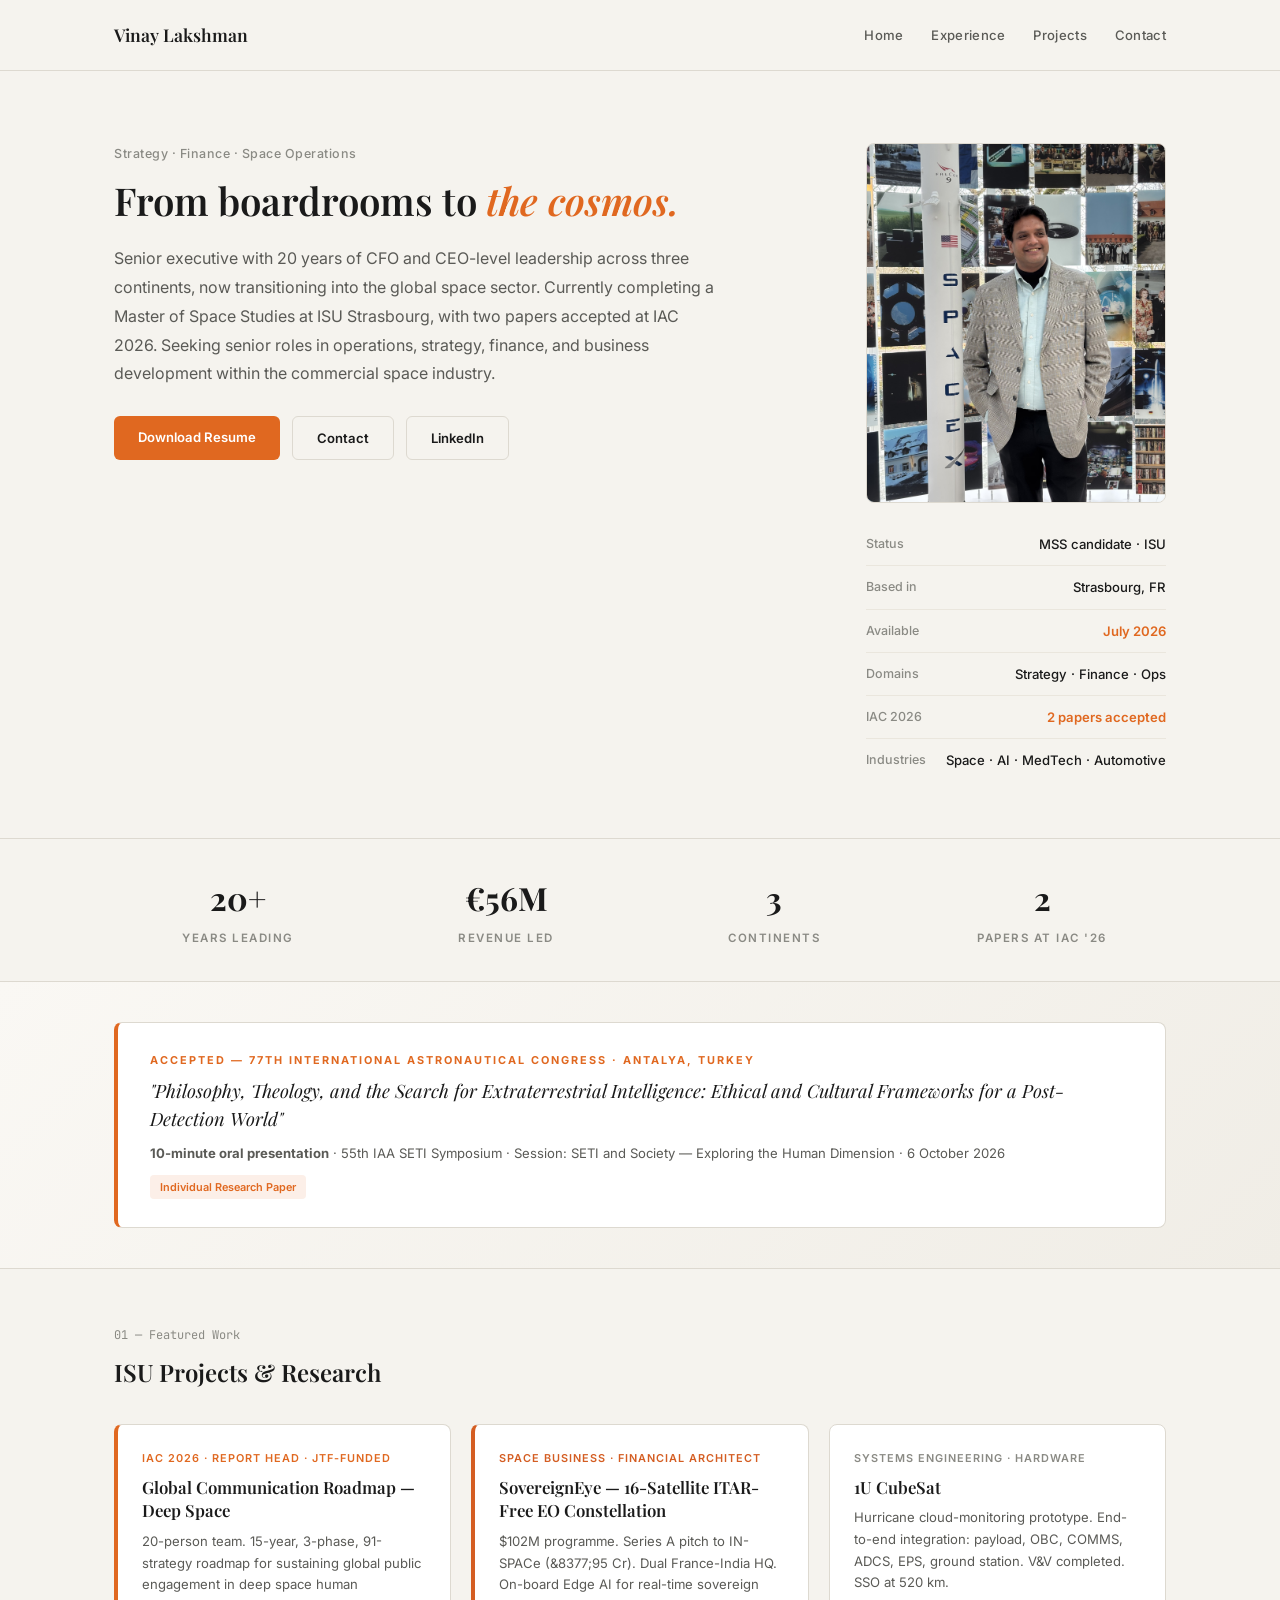
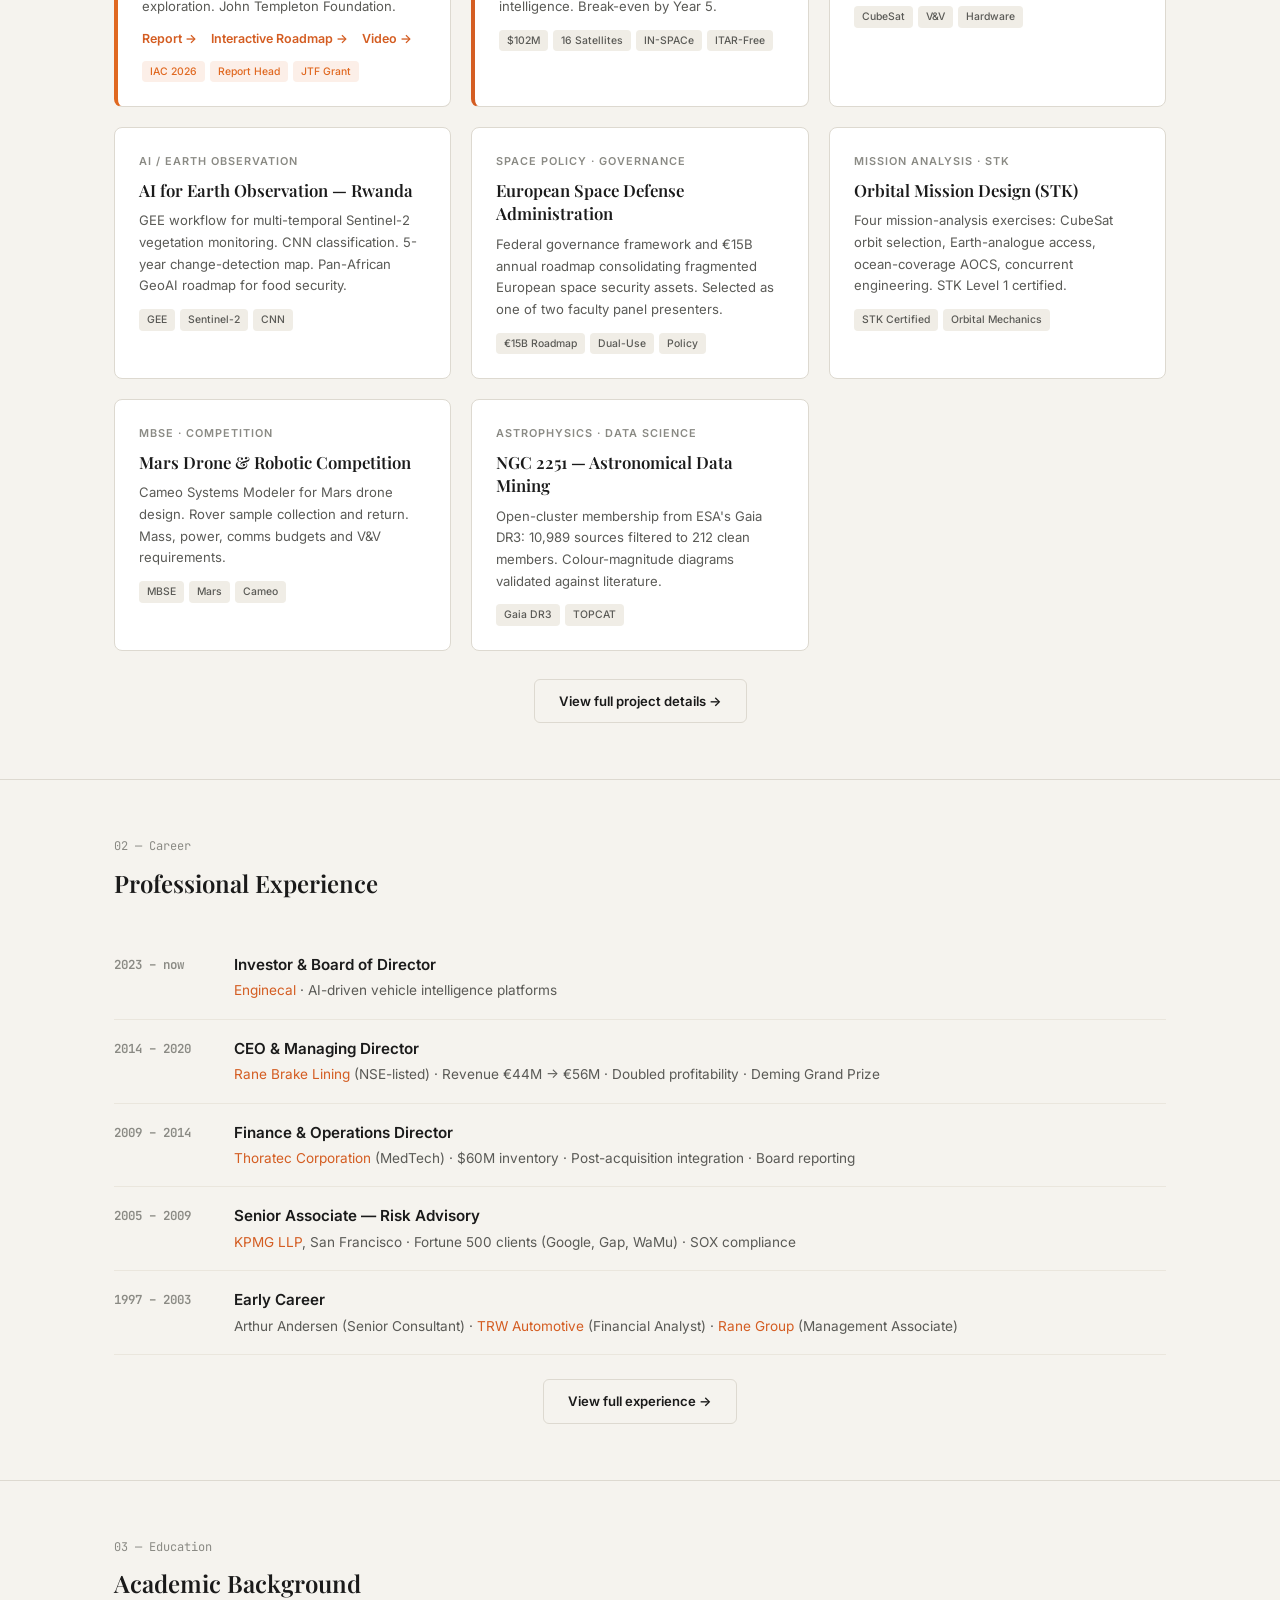
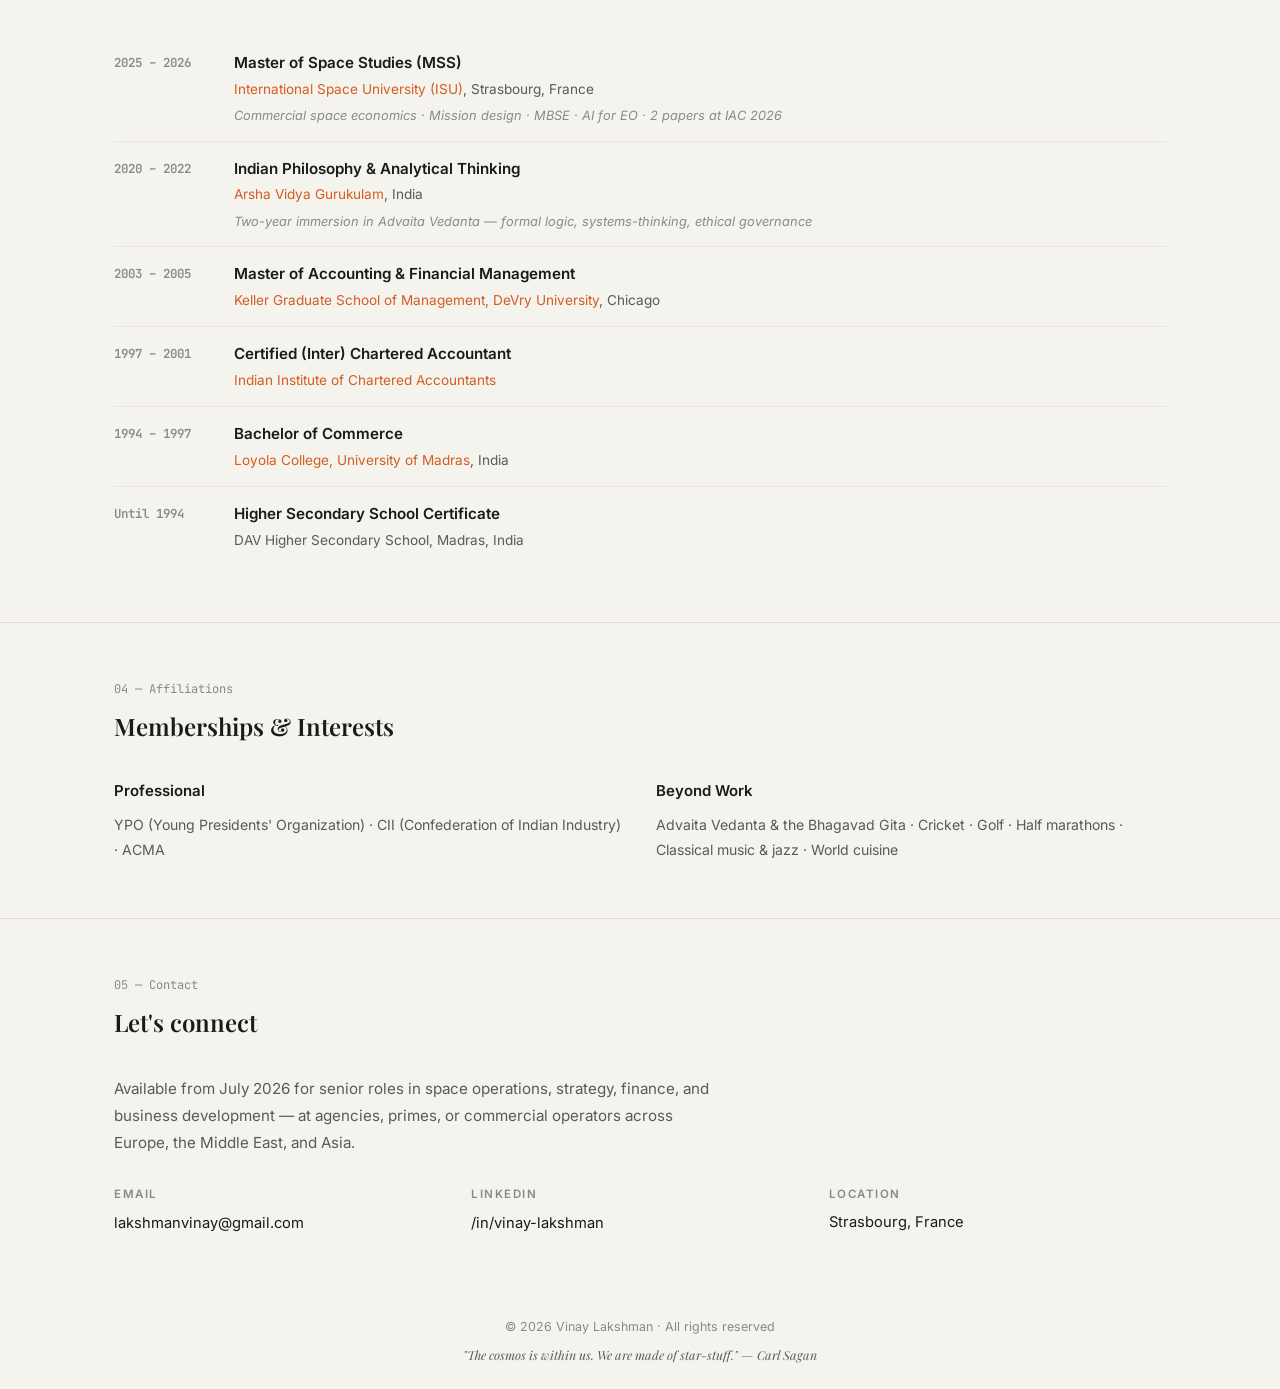
<file: index.html>
<!DOCTYPE html>
<html lang="en">
<head>
  <meta charset="UTF-8" />
  <meta name="viewport" content="width=device-width, initial-scale=1.0" />
  <title>Vinay Lakshman — Strategy, Finance & Space Operations</title>
  <meta name="description" content="Vinay Lakshman — 20 years of CEO/CFO leadership, now transitioning into the global space sector. MSS candidate at ISU Strasbourg. Two papers accepted at IAC 2026." />
  <link rel="preconnect" href="https://fonts.googleapis.com" />
  <link href="https://fonts.googleapis.com/css2?family=Inter:wght@300;400;500;600;700&family=Playfair+Display:ital,wght@0,500;0,600;0,700;1,400;1,500&family=JetBrains+Mono:wght@400;500&display=swap" rel="stylesheet" />
  <style>
    *, *::before, *::after { margin: 0; padding: 0; box-sizing: border-box; }

    :root {
      --bg: #f5f3ee;
      --bg-card: #ffffff;
      --text: #1a1a1a;
      --text-secondary: #5a5a56;
      --text-muted: #8a8a84;
      --accent: #2c3e50;
      --accent-blue: #d45d22;
      --gold: #e06820;
      --border: #ddd9d0;
      --border-light: #eae6dd;
      --font-sans: 'Inter', -apple-system, sans-serif;
      --font-serif: 'Playfair Display', Georgia, serif;
      --font-mono: 'JetBrains Mono', monospace;
      --max-width: 1100px;
      --radius: 8px;
    }

    body { font-family: var(--font-sans); background: var(--bg); color: var(--text); font-size: 15px; line-height: 1.7; }
    a { color: var(--accent-blue); text-decoration: none; }
    a:hover { text-decoration: underline; }
    .container { max-width: var(--max-width); margin: 0 auto; padding: 0 24px; }
    img { max-width: 100%; }

    /* ── NAV ── */
    nav { padding: 20px 0; border-bottom: 1px solid var(--border); }
    nav .container { display: flex; align-items: center; justify-content: space-between; }
    .nav-name { font-family: var(--font-serif); font-size: 1.1rem; font-weight: 600; color: var(--text); }
    .nav-links { display: flex; gap: 28px; list-style: none; }
    .nav-links a { font-size: 0.82rem; font-weight: 500; color: var(--text-secondary); letter-spacing: 0.3px; }
    .nav-links a:hover { color: var(--text); text-decoration: none; }

    /* ── HERO ── */
    .hero { padding: 72px 0 56px; border-bottom: 1px solid var(--border); }
    .hero-layout { display: grid; grid-template-columns: 1fr 300px; gap: 56px; align-items: start; }
    .hero-eyebrow { font-size: 0.78rem; font-weight: 500; color: var(--text-muted); letter-spacing: 0.5px; display: block; margin-bottom: 12px; }
    .hero h1 { font-family: var(--font-serif); font-size: 2.4rem; font-weight: 600; line-height: 1.25; color: var(--text); margin-bottom: 20px; }
    .hero h1 em { font-style: italic; color: #e06820; }
    .hero-intro { font-size: 1rem; color: var(--text-secondary); line-height: 1.8; margin-bottom: 28px; max-width: 600px; }
    .hero-ctas { display: flex; gap: 12px; flex-wrap: wrap; }
    .btn { display: inline-block; padding: 10px 24px; border-radius: 6px; font-size: 0.82rem; font-weight: 600; transition: all 0.2s; }
    .btn-primary { background: #e06820; color: #fff; }
    .btn-primary:hover { background: #c85a1a; text-decoration: none; }
    .btn-outline { border: 1.5px solid var(--border); color: var(--text); background: transparent; }
    .btn-outline:hover { border-color: var(--text); text-decoration: none; }

    /* Sidebar metadata */
    .hero-meta { font-size: 0.82rem; }
    .hero-meta-photo { width: 100%; aspect-ratio: 3/3.6; border-radius: var(--radius); overflow: hidden; margin-bottom: 20px; border: 1px solid var(--border); }
    .hero-meta-photo img { width: 100%; height: 100%; object-fit: cover; }
    .meta-row { display: flex; justify-content: space-between; padding: 10px 0; border-bottom: 1px solid var(--border-light); }
    .meta-row:last-child { border-bottom: none; }
    .meta-label { color: var(--text-muted); font-weight: 500; font-size: 0.78rem; }
    .meta-value { color: var(--text); font-weight: 500; text-align: right; font-size: 0.82rem; }
    .meta-value.highlight { color: #e06820; font-weight: 600; }

    /* ── STATS ── */
    .stats-bar { padding: 32px 0; border-bottom: 1px solid var(--border); }
    .stats-grid { display: grid; grid-template-columns: repeat(4, 1fr); gap: 20px; }
    .stat-item { text-align: center; }
    .stat-number { font-family: var(--font-serif); font-size: 2rem; font-weight: 700; color: var(--text); }
    .stat-label { font-size: 0.72rem; color: var(--text-muted); text-transform: uppercase; letter-spacing: 1.5px; font-weight: 600; margin-top: 4px; }

    /* ── IAC BANNER ── */
    .iac-section { padding: 40px 0; border-bottom: 1px solid var(--border); background: linear-gradient(135deg, #faf8f4, #f0ede6); }
    .iac-card { background: var(--bg-card); border: 1px solid var(--border); border-left: 4px solid var(--gold); border-radius: var(--radius); padding: 28px 32px; }
    .iac-eyebrow { font-size: 0.68rem; font-weight: 700; letter-spacing: 2px; text-transform: uppercase; color: var(--gold); margin-bottom: 8px; display: block; }
    .iac-title { font-family: var(--font-serif); font-size: 1.15rem; font-style: italic; color: var(--text); line-height: 1.5; margin-bottom: 10px; }
    .iac-details { font-size: 0.82rem; color: var(--text-secondary); }
    .iac-tag { display: inline-block; font-size: 0.68rem; font-weight: 600; padding: 3px 10px; border-radius: 4px; background: rgba(224,104,32,0.1); color: var(--gold); margin-top: 10px; margin-right: 4px; }

    /* ── SECTIONS ── */
    .section { padding: 56px 0; border-bottom: 1px solid var(--border); }
    .section-header { margin-bottom: 32px; }
    .section-number { font-family: var(--font-mono); font-size: 0.75rem; color: var(--text-muted); margin-bottom: 6px; display: block; }
    .section-title { font-family: var(--font-serif); font-size: 1.5rem; font-weight: 600; color: var(--text); }

    /* ── PROJECT CARDS ── */
    .projects-grid { display: grid; grid-template-columns: repeat(3, 1fr); gap: 20px; }
    .project-card { background: var(--bg-card); border: 1px solid var(--border); border-radius: var(--radius); padding: 24px; transition: all 0.2s; }
    .project-card:hover { box-shadow: 0 4px 20px rgba(0,0,0,0.06); transform: translateY(-2px); }
    .project-card.featured { border-left: 4px solid var(--accent-blue); }
    .project-card.iac { border-left: 4px solid var(--gold); }
    .pc-tag { font-size: 0.68rem; font-weight: 600; letter-spacing: 1px; text-transform: uppercase; color: var(--text-muted); margin-bottom: 8px; display: block; }
    .pc-tag.gold { color: var(--gold); }
    .pc-tag.blue { color: var(--accent-blue); }
    .pc-title { font-family: var(--font-serif); font-size: 1.05rem; font-weight: 600; color: var(--text); margin-bottom: 8px; line-height: 1.4; }
    .pc-desc { font-size: 0.82rem; color: var(--text-secondary); line-height: 1.65; }
    .pc-pills { display: flex; flex-wrap: wrap; gap: 5px; margin-top: 12px; }
    .pill { font-size: 0.65rem; padding: 2px 8px; border-radius: 4px; background: #f0ede6; color: var(--text-secondary); font-weight: 500; }
    .pill.gold { background: rgba(224,104,32,0.1); color: var(--gold); }
    .pc-links { display: flex; gap: 14px; margin-top: 10px; }
    .pc-links a { font-size: 0.78rem; font-weight: 600; color: var(--accent-blue); }

    /* ── EXPERIENCE ── */
    .exp-row { display: flex; gap: 20px; padding: 16px 0; border-bottom: 1px solid var(--border-light); }
    .exp-row:last-child { border-bottom: none; }
    .exp-dates { min-width: 100px; font-size: 0.78rem; font-weight: 600; color: var(--text-muted); padding-top: 2px; font-family: var(--font-mono); }
    .exp-role { font-weight: 600; color: var(--text); font-size: 0.95rem; margin-bottom: 2px; }
    .exp-company { font-size: 0.85rem; color: var(--text-secondary); }

    /* ── EDUCATION ── */
    .edu-row { display: flex; gap: 20px; padding: 14px 0; border-bottom: 1px solid var(--border-light); }
    .edu-row:last-child { border-bottom: none; }
    .edu-dates { min-width: 100px; font-size: 0.78rem; font-weight: 600; color: var(--text-muted); padding-top: 2px; font-family: var(--font-mono); }
    .edu-degree { font-weight: 600; color: var(--text); font-size: 0.95rem; margin-bottom: 2px; }
    .edu-school { font-size: 0.85rem; color: var(--text-secondary); }
    .edu-note { font-size: 0.8rem; color: var(--text-muted); margin-top: 4px; font-style: italic; }

    /* ── CONTACT ── */
    .contact-grid { display: grid; grid-template-columns: repeat(3, 1fr); gap: 20px; }
    .contact-item .contact-label { font-size: 0.72rem; font-weight: 600; text-transform: uppercase; letter-spacing: 1.5px; color: var(--text-muted); margin-bottom: 6px; }
    .contact-item a, .contact-item p { font-size: 0.92rem; color: var(--text); margin: 0; }

    /* ── FOOTER ── */
    footer { padding: 24px 0; font-size: 0.78rem; color: var(--text-muted); text-align: center; }
    footer span { font-family: var(--font-serif); font-style: italic; display: block; margin-top: 6px; color: var(--text-secondary); }

    /* ── RESPONSIVE ── */
    @media (max-width: 768px) {
      .hero-layout { grid-template-columns: 1fr; gap: 32px; }
      .hero-meta { order: -1; max-width: 250px; }
      .hero h1 { font-size: 1.8rem; }
      .stats-grid { grid-template-columns: repeat(2, 1fr); }
      .projects-grid { grid-template-columns: 1fr; }
      .contact-grid { grid-template-columns: 1fr; }
      .nav-links { gap: 16px; }
    }
  </style>
</head>
<body>

  <!-- NAV -->
  <nav>
    <div class="container">
      <a href="index.html" class="nav-name">Vinay Lakshman</a>
      <ul class="nav-links">
        <li><a href="index.html">Home</a></li>
        <li><a href="experience.html">Experience</a></li>
        <li><a href="projects.html">Projects</a></li>
        <li><a href="contact.html">Contact</a></li>
      </ul>
    </div>
  </nav>

  <!-- HERO -->
  <section class="hero">
    <div class="container">
      <div class="hero-layout">

        <div>
          <span class="hero-eyebrow">Strategy &middot; Finance &middot; Space Operations</span>
          <h1>From boardrooms to <em>the cosmos.</em></h1>
          <p class="hero-intro">
            Senior executive with 20 years of CFO and CEO-level leadership across three continents, now transitioning into the global space sector. Currently completing a Master of Space Studies at ISU Strasbourg, with two papers accepted at IAC 2026. Seeking senior roles in operations, strategy, finance, and business development within the commercial space industry.
          </p>
          <div class="hero-ctas">
            <a href="VL Resume.pdf" target="_blank" class="btn btn-primary">Download Resume</a>
            <a href="mailto:lakshmanvinay@gmail.com" class="btn btn-outline">Contact</a>
            <a href="https://www.linkedin.com/in/vinay-lakshman" target="_blank" class="btn btn-outline">LinkedIn</a>
          </div>
        </div>

        <div class="hero-meta">
          <div class="hero-meta-photo">
            <img src="VinayPic.jpg" alt="Vinay Lakshman" />
          </div>
          <div class="meta-row"><span class="meta-label">Status</span><span class="meta-value">MSS candidate &middot; ISU</span></div>
          <div class="meta-row"><span class="meta-label">Based in</span><span class="meta-value">Strasbourg, FR</span></div>
          <div class="meta-row"><span class="meta-label">Available</span><span class="meta-value highlight">July 2026</span></div>
          <div class="meta-row"><span class="meta-label">Domains</span><span class="meta-value">Strategy &middot; Finance &middot; Ops</span></div>
          <div class="meta-row"><span class="meta-label">IAC 2026</span><span class="meta-value highlight">2 papers accepted</span></div>
          <div class="meta-row"><span class="meta-label">Industries</span><span class="meta-value">Space &middot; AI &middot; MedTech &middot; Automotive</span></div>
        </div>

      </div>
    </div>
  </section>

  <!-- STATS -->
  <section class="stats-bar">
    <div class="container">
      <div class="stats-grid">
        <div class="stat-item"><div class="stat-number">20+</div><div class="stat-label">Years Leading</div></div>
        <div class="stat-item"><div class="stat-number">&euro;56M</div><div class="stat-label">Revenue Led</div></div>
        <div class="stat-item"><div class="stat-number">3</div><div class="stat-label">Continents</div></div>
        <div class="stat-item"><div class="stat-number">2</div><div class="stat-label">Papers at IAC '26</div></div>
      </div>
    </div>
  </section>

  <!-- IAC ANNOUNCEMENT -->
  <section class="iac-section">
    <div class="container">
      <div class="iac-card">
        <span class="iac-eyebrow">Accepted &mdash; 77th International Astronautical Congress &middot; Antalya, Turkey</span>
        <div class="iac-title">"Philosophy, Theology, and the Search for Extraterrestrial Intelligence: Ethical and Cultural Frameworks for a Post-Detection World"</div>
        <div class="iac-details">
          <strong>10-minute oral presentation</strong> &middot; 55th IAA SETI Symposium &middot; Session: SETI and Society &mdash; Exploring the Human Dimension &middot; 6 October 2026
        </div>
        <span class="iac-tag">Individual Research Paper</span>
      </div>
    </div>
  </section>

  <!-- FEATURED PROJECTS -->
  <section class="section">
    <div class="container">
      <div class="section-header">
        <span class="section-number">01 &mdash; Featured Work</span>
        <h2 class="section-title">ISU Projects &amp; Research</h2>
      </div>

      <div class="projects-grid">

        <div class="project-card iac">
          <span class="pc-tag gold">IAC 2026 &middot; Report Head &middot; JTF-Funded</span>
          <div class="pc-title">Global Communication Roadmap &mdash; Deep Space</div>
          <p class="pc-desc">20-person team. 15-year, 3-phase, 91-strategy roadmap for sustaining global public engagement in deep space human exploration. John Templeton Foundation.</p>
          <div class="pc-links">
            <a href="https://drive.google.com/file/d/1ESlcQaj-u0k48vXAgawEjD2Z5l1EG3up/view" target="_blank">Report &rarr;</a>
            <a href="https://roadmap-project-five.vercel.app/" target="_blank">Interactive Roadmap &rarr;</a>
            <a href="https://www.youtube.com/watch?v=nrWKf-AFkLQ" target="_blank">Video &rarr;</a>
          </div>
          <div class="pc-pills">
            <span class="pill gold">IAC 2026</span>
            <span class="pill gold">Report Head</span>
            <span class="pill gold">JTF Grant</span>
          </div>
        </div>

        <div class="project-card featured">
          <span class="pc-tag blue">Space Business &middot; Financial Architect</span>
          <div class="pc-title">SovereignEye &mdash; 16-Satellite ITAR-Free EO Constellation</div>
          <p class="pc-desc">$102M programme. Series A pitch to IN-SPACe (&8377;95 Cr). Dual France-India HQ. On-board Edge AI for real-time sovereign intelligence. Break-even by Year 5.</p>
          <div class="pc-pills">
            <span class="pill">$102M</span>
            <span class="pill">16 Satellites</span>
            <span class="pill">IN-SPACe</span>
            <span class="pill">ITAR-Free</span>
          </div>
        </div>

        <div class="project-card">
          <span class="pc-tag">Systems Engineering &middot; Hardware</span>
          <div class="pc-title">1U CubeSat</div>
          <p class="pc-desc">Hurricane cloud-monitoring prototype. End-to-end integration: payload, OBC, COMMS, ADCS, EPS, ground station. V&amp;V completed. SSO at 520 km.</p>
          <div class="pc-pills">
            <span class="pill">CubeSat</span>
            <span class="pill">V&amp;V</span>
            <span class="pill">Hardware</span>
          </div>
        </div>

        <div class="project-card">
          <span class="pc-tag">AI / Earth Observation</span>
          <div class="pc-title">AI for Earth Observation &mdash; Rwanda</div>
          <p class="pc-desc">GEE workflow for multi-temporal Sentinel-2 vegetation monitoring. CNN classification. 5-year change-detection map. Pan-African GeoAI roadmap for food security.</p>
          <div class="pc-pills">
            <span class="pill">GEE</span>
            <span class="pill">Sentinel-2</span>
            <span class="pill">CNN</span>
          </div>
        </div>

        <div class="project-card">
          <span class="pc-tag">Space Policy &middot; Governance</span>
          <div class="pc-title">European Space Defense Administration</div>
          <p class="pc-desc">Federal governance framework and &euro;15B annual roadmap consolidating fragmented European space security assets. Selected as one of two faculty panel presenters.</p>
          <div class="pc-pills">
            <span class="pill">&euro;15B Roadmap</span>
            <span class="pill">Dual-Use</span>
            <span class="pill">Policy</span>
          </div>
        </div>

        <div class="project-card">
          <span class="pc-tag">Mission Analysis &middot; STK</span>
          <div class="pc-title">Orbital Mission Design (STK)</div>
          <p class="pc-desc">Four mission-analysis exercises: CubeSat orbit selection, Earth-analogue access, ocean-coverage AOCS, concurrent engineering. STK Level 1 certified.</p>
          <div class="pc-pills">
            <span class="pill">STK Certified</span>
            <span class="pill">Orbital Mechanics</span>
          </div>
        </div>

        <div class="project-card">
          <span class="pc-tag">MBSE &middot; Competition</span>
          <div class="pc-title">Mars Drone &amp; Robotic Competition</div>
          <p class="pc-desc">Cameo Systems Modeler for Mars drone design. Rover sample collection and return. Mass, power, comms budgets and V&amp;V requirements.</p>
          <div class="pc-pills">
            <span class="pill">MBSE</span>
            <span class="pill">Mars</span>
            <span class="pill">Cameo</span>
          </div>
        </div>

        <div class="project-card">
          <span class="pc-tag">Astrophysics &middot; Data Science</span>
          <div class="pc-title">NGC 2251 &mdash; Astronomical Data Mining</div>
          <p class="pc-desc">Open-cluster membership from ESA's Gaia DR3: 10,989 sources filtered to 212 clean members. Colour-magnitude diagrams validated against literature.</p>
          <div class="pc-pills">
            <span class="pill">Gaia DR3</span>
            <span class="pill">TOPCAT</span>
          </div>
        </div>

      </div>

      <div style="text-align: center; margin-top: 28px;">
        <a href="projects.html" class="btn btn-outline">View full project details &rarr;</a>
      </div>

    </div>
  </section>

  <!-- EXPERIENCE -->
  <section class="section">
    <div class="container">
      <div class="section-header">
        <span class="section-number">02 &mdash; Career</span>
        <h2 class="section-title">Professional Experience</h2>
      </div>

      <div class="exp-row">
        <div class="exp-dates">2023 &ndash; now</div>
        <div><div class="exp-role">Investor &amp; Board of Director</div><div class="exp-company"><a href="https://www.enginecal.com/" target="_blank">Enginecal</a> &middot; AI-driven vehicle intelligence platforms</div></div>
      </div>
      <div class="exp-row">
        <div class="exp-dates">2014 &ndash; 2020</div>
        <div><div class="exp-role">CEO &amp; Managing Director</div><div class="exp-company"><a href="https://www.ranegroup.com" target="_blank">Rane Brake Lining</a> (NSE-listed) &middot; Revenue &euro;44M &rarr; &euro;56M &middot; Doubled profitability &middot; Deming Grand Prize</div></div>
      </div>
      <div class="exp-row">
        <div class="exp-dates">2009 &ndash; 2014</div>
        <div><div class="exp-role">Finance &amp; Operations Director</div><div class="exp-company"><a href="https://www.abbott.com" target="_blank">Thoratec Corporation</a> (MedTech) &middot; $60M inventory &middot; Post-acquisition integration &middot; Board reporting</div></div>
      </div>
      <div class="exp-row">
        <div class="exp-dates">2005 &ndash; 2009</div>
        <div><div class="exp-role">Senior Associate &mdash; Risk Advisory</div><div class="exp-company"><a href="https://kpmg.com" target="_blank">KPMG LLP</a>, San Francisco &middot; Fortune 500 clients (Google, Gap, WaMu) &middot; SOX compliance</div></div>
      </div>
      <div class="exp-row">
        <div class="exp-dates">1997 &ndash; 2003</div>
        <div><div class="exp-role">Early Career</div><div class="exp-company">Arthur Andersen (Senior Consultant) &middot; <a href="https://www.zf.com" target="_blank">TRW Automotive</a> (Financial Analyst) &middot; <a href="https://www.ranegroup.com" target="_blank">Rane Group</a> (Management Associate)</div></div>
      </div>

      <div style="text-align: center; margin-top: 24px;">
        <a href="experience.html" class="btn btn-outline">View full experience &rarr;</a>
      </div>

    </div>
  </section>

  <!-- EDUCATION -->
  <section class="section">
    <div class="container">
      <div class="section-header">
        <span class="section-number">03 &mdash; Education</span>
        <h2 class="section-title">Academic Background</h2>
      </div>

      <div class="edu-row">
        <div class="edu-dates">2025 &ndash; 2026</div>
        <div>
          <div class="edu-degree">Master of Space Studies (MSS)</div>
          <div class="edu-school"><a href="https://www.isunet.edu" target="_blank">International Space University (ISU)</a>, Strasbourg, France</div>
          <div class="edu-note">Commercial space economics &middot; Mission design &middot; MBSE &middot; AI for EO &middot; 2 papers at IAC 2026</div>
        </div>
      </div>
      <div class="edu-row">
        <div class="edu-dates">2020 &ndash; 2022</div>
        <div>
          <div class="edu-degree">Indian Philosophy &amp; Analytical Thinking</div>
          <div class="edu-school"><a href="https://arshavidya.in" target="_blank">Arsha Vidya Gurukulam</a>, India</div>
          <div class="edu-note">Two-year immersion in Advaita Vedanta &mdash; formal logic, systems-thinking, ethical governance</div>
        </div>
      </div>
      <div class="edu-row">
        <div class="edu-dates">2003 &ndash; 2005</div>
        <div>
          <div class="edu-degree">Master of Accounting &amp; Financial Management</div>
          <div class="edu-school"><a href="https://www.devry.edu" target="_blank">Keller Graduate School of Management, DeVry University</a>, Chicago</div>
        </div>
      </div>
      <div class="edu-row">
        <div class="edu-dates">1997 &ndash; 2001</div>
        <div>
          <div class="edu-degree">Certified (Inter) Chartered Accountant</div>
          <div class="edu-school"><a href="https://www.icai.org" target="_blank">Indian Institute of Chartered Accountants</a></div>
        </div>
      </div>
      <div class="edu-row">
        <div class="edu-dates">1994 &ndash; 1997</div>
        <div>
          <div class="edu-degree">Bachelor of Commerce</div>
          <div class="edu-school"><a href="https://www.loyolacollege.edu" target="_blank">Loyola College, University of Madras</a>, India</div>
        </div>
      </div>
      <div class="edu-row">
        <div class="edu-dates">Until 1994</div>
        <div>
          <div class="edu-degree">Higher Secondary School Certificate</div>
          <div class="edu-school">DAV Higher Secondary School, Madras, India</div>
        </div>
      </div>

    </div>
  </section>

  <!-- MEMBERSHIPS -->
  <section class="section">
    <div class="container">
      <div class="section-header">
        <span class="section-number">04 &mdash; Affiliations</span>
        <h2 class="section-title">Memberships &amp; Interests</h2>
      </div>

      <div style="display: grid; grid-template-columns: 1fr 1fr; gap: 32px;">
        <div>
          <p style="font-weight: 600; margin-bottom: 8px;">Professional</p>
          <p style="font-size: 0.88rem; color: var(--text-secondary); line-height: 1.8;">
            YPO (Young Presidents' Organization) &middot; CII (Confederation of Indian Industry) &middot; ACMA
          </p>
        </div>
        <div>
          <p style="font-weight: 600; margin-bottom: 8px;">Beyond Work</p>
          <p style="font-size: 0.88rem; color: var(--text-secondary); line-height: 1.8;">
            Advaita Vedanta &amp; the Bhagavad Gita &middot; Cricket &middot; Golf &middot; Half marathons &middot; Classical music &amp; jazz &middot; World cuisine
          </p>
        </div>
      </div>

    </div>
  </section>

  <!-- CONTACT -->
  <section class="section" style="border-bottom: none;">
    <div class="container">
      <div class="section-header">
        <span class="section-number">05 &mdash; Contact</span>
        <h2 class="section-title">Let's connect</h2>
      </div>

      <p style="font-size: 0.95rem; color: var(--text-secondary); line-height: 1.8; margin-bottom: 28px; max-width: 600px;">
        Available from July 2026 for senior roles in space operations, strategy, finance, and business development &mdash; at agencies, primes, or commercial operators across Europe, the Middle East, and Asia.
      </p>

      <div class="contact-grid">
        <div class="contact-item">
          <div class="contact-label">Email</div>
          <a href="mailto:lakshmanvinay@gmail.com">lakshmanvinay@gmail.com</a>
        </div>
        <div class="contact-item">
          <div class="contact-label">LinkedIn</div>
          <a href="https://www.linkedin.com/in/vinay-lakshman" target="_blank">/in/vinay-lakshman</a>
        </div>
        <div class="contact-item">
          <div class="contact-label">Location</div>
          <p>Strasbourg, France</p>
        </div>
      </div>

    </div>
  </section>

  <!-- FOOTER -->
  <footer>
    <div class="container">
      &copy; 2026 Vinay Lakshman &middot; All rights reserved
      <span>"The cosmos is within us. We are made of star-stuff." &mdash; Carl Sagan</span>
    </div>
  </footer>

</body>
</html>
</file>
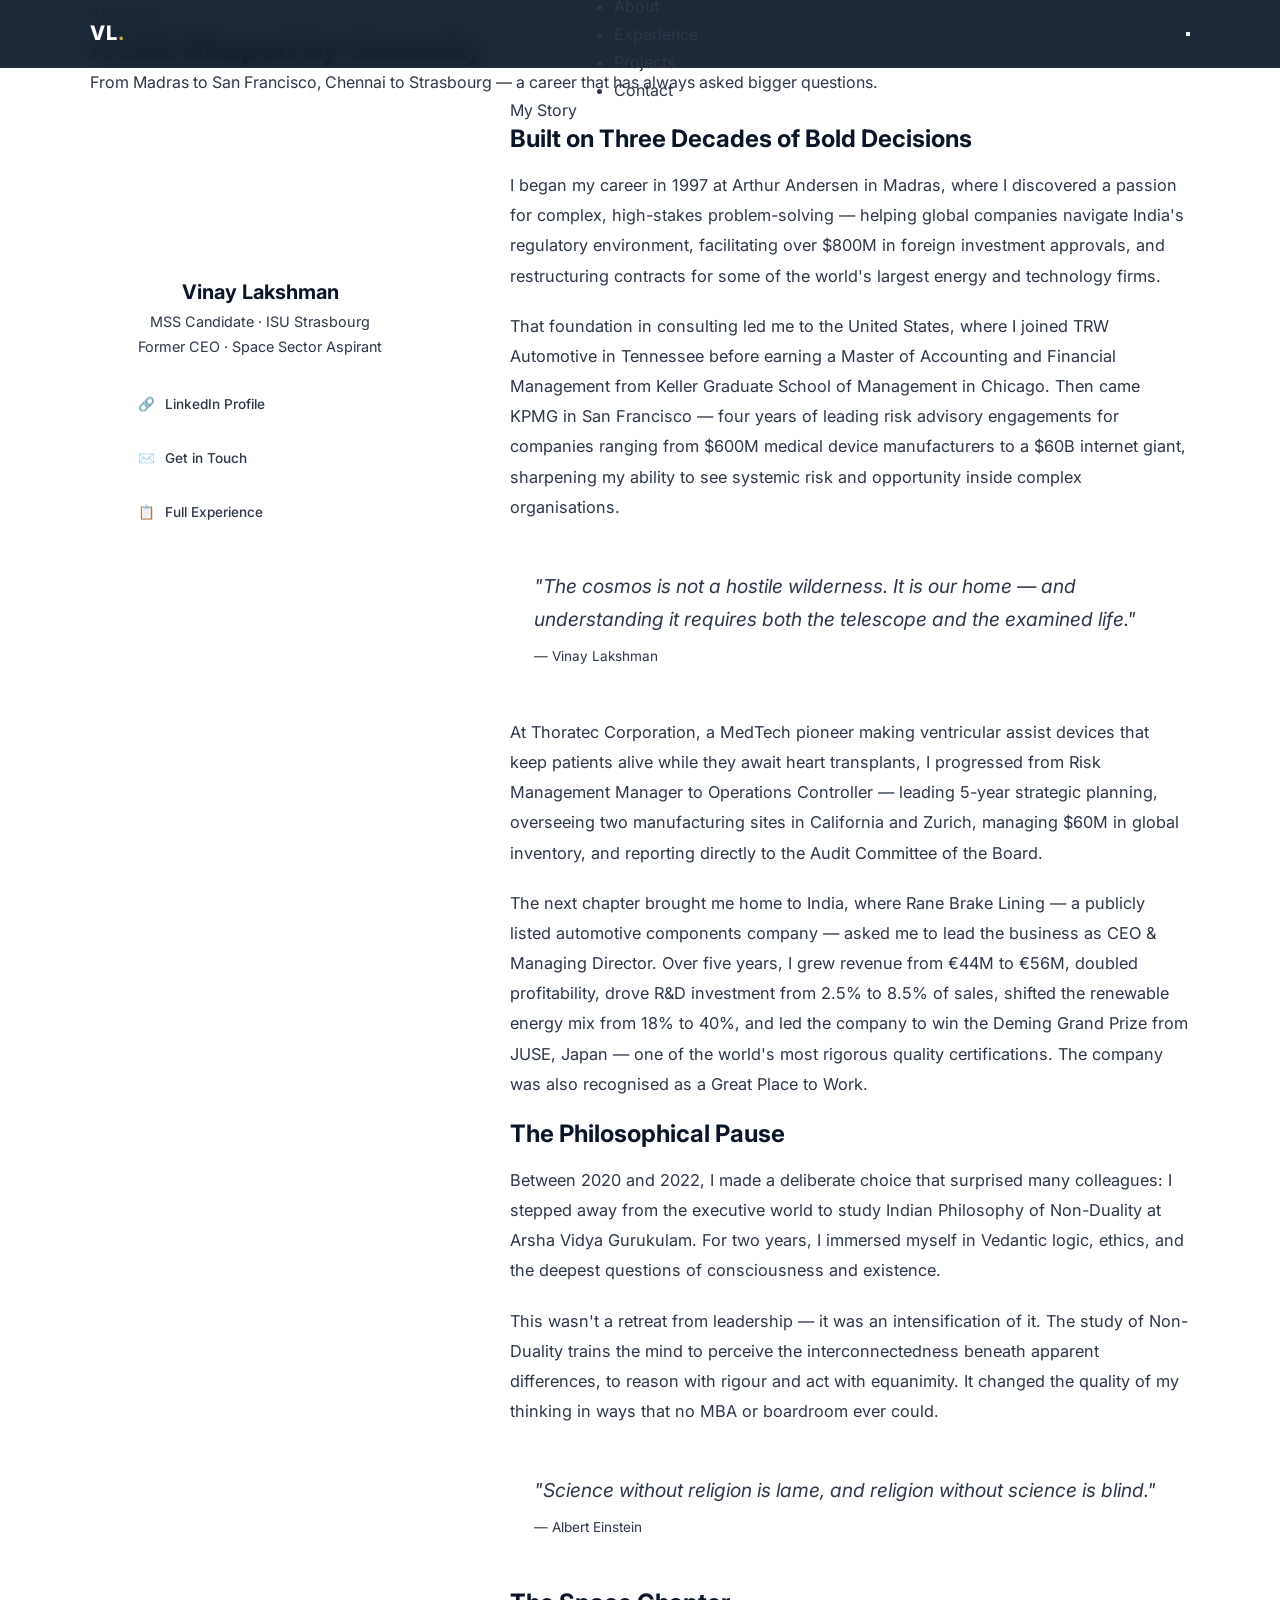
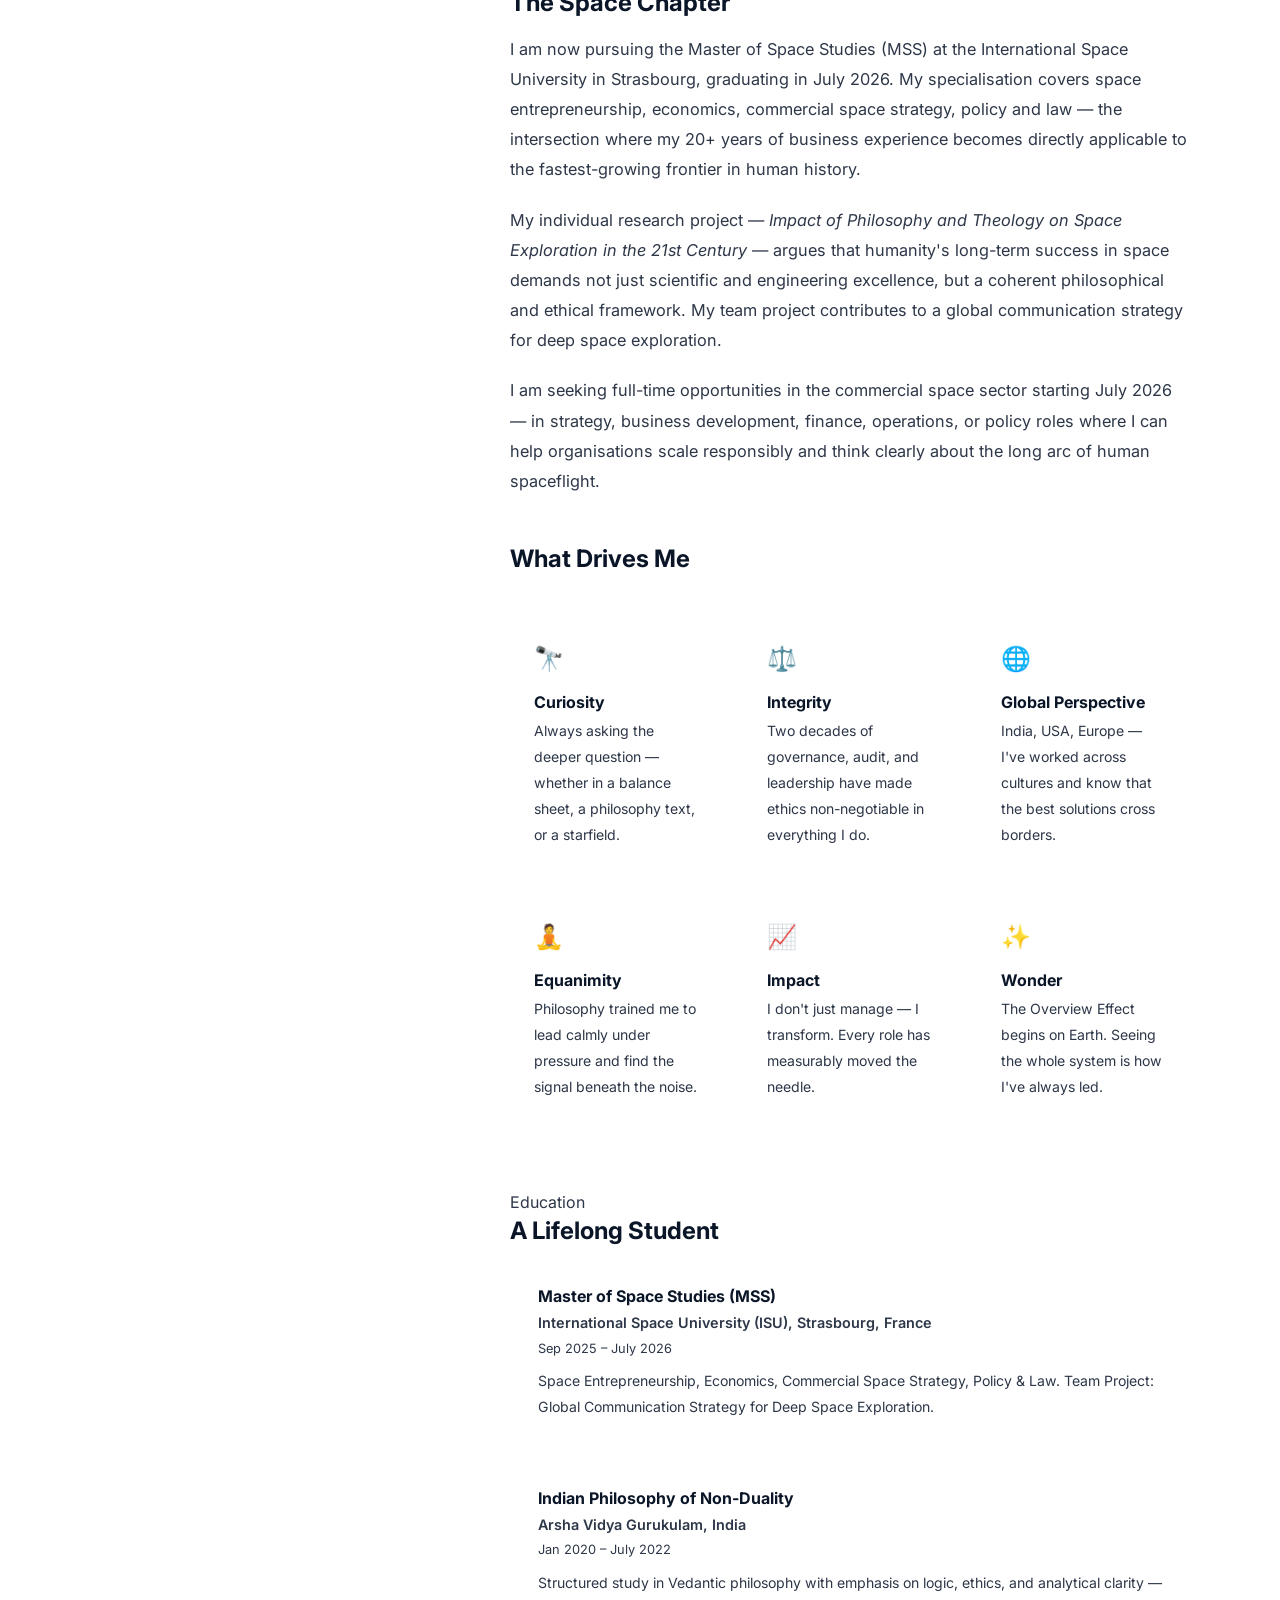
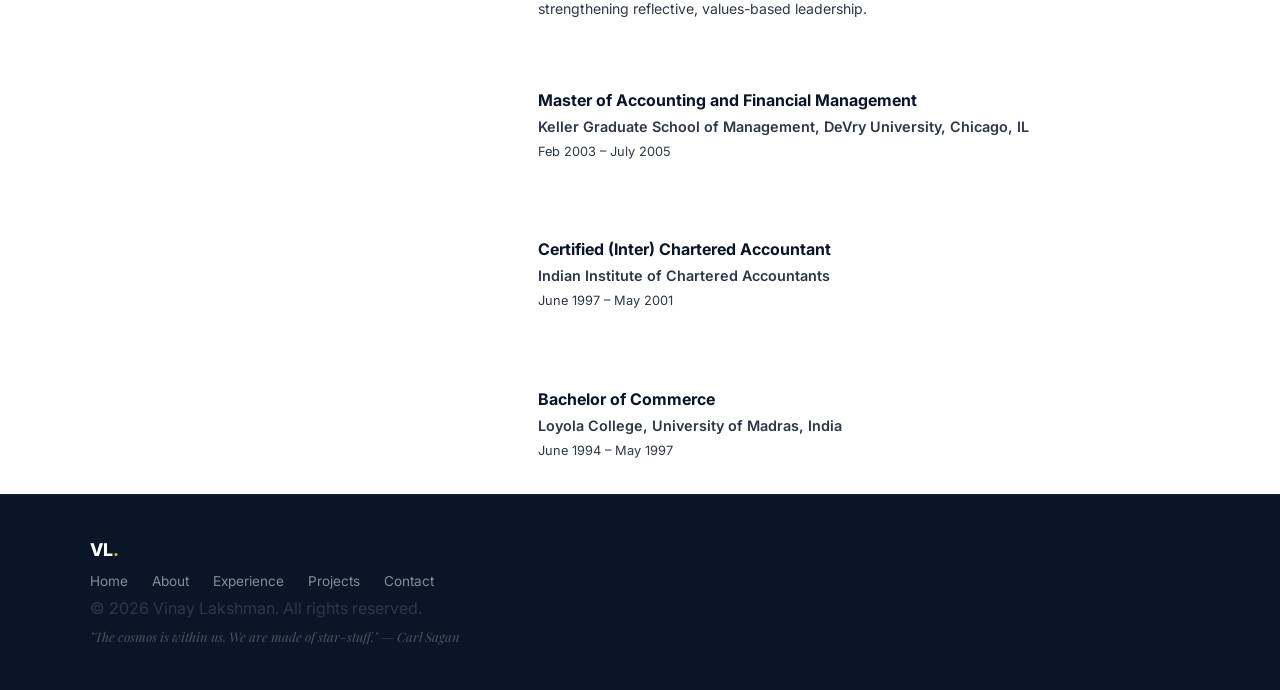
<file: about.html>
<!DOCTYPE html>
<html lang="en">
<head>
  <meta charset="UTF-8" />
  <meta name="viewport" content="width=device-width, initial-scale=1.0" />
  <title>About — Vinay Lakshman</title>
  <meta name="description" content="About Vinay Lakshman — Global leader, philosopher, and MSS candidate at ISU Strasbourg." />
  <link rel="preconnect" href="https://fonts.googleapis.com" />
  <link href="https://fonts.googleapis.com/css2?family=Inter:wght@300;400;500;600;700&family=Playfair+Display:ital,wght@0,600;1,400&display=swap" rel="stylesheet" />
  <link rel="stylesheet" href="css/style.css" />
  <style>
    .about-full-grid {
      display: grid;
      grid-template-columns: 1fr 2fr;
      gap: 80px;
      align-items: start;
    }
    .about-sidebar {
      position: sticky;
      top: 100px;
    }
    .profile-card {
      background: var(--color-bg-alt);
      border-radius: 16px;
      padding: 40px 32px;
      text-align: center;
    }
    .profile-avatar {
      width: 120px;
      height: 120px;
      border-radius: 50%;
      background: linear-gradient(135deg, var(--color-primary), var(--color-secondary));
      margin: 0 auto 20px;
      display: flex;
      align-items: center;
      justify-content: center;
      font-size: 2.5rem;
      color: #fff;
      font-weight: 700;
    }
    .profile-card h3 { font-size: 1.25rem; margin-bottom: 4px; }
    .profile-card .profile-title { color: var(--color-text-light); font-size: 0.9rem; margin-bottom: 20px; }
    .profile-links { display: flex; flex-direction: column; gap: 10px; margin-top: 24px; }
    .profile-link {
      display: flex; align-items: center; gap: 10px;
      padding: 10px 16px; border-radius: 8px;
      background: #fff; font-size: 0.85rem; font-weight: 500;
      color: var(--color-text); transition: all var(--transition);
      border: 1px solid var(--color-border);
    }
    .profile-link:hover { border-color: var(--color-accent); color: var(--color-accent); transform: translateX(4px); }
    .about-body h2 { margin-bottom: 16px; }
    .about-body p { color: var(--color-text-light); margin-bottom: 20px; font-size: 1.02rem; line-height: 1.85; }
    .about-body .quote {
      font-family: var(--font-accent); font-style: italic; font-size: 1.2rem;
      color: var(--color-secondary); border-left: 3px solid var(--color-gold);
      padding: 16px 24px; margin: 32px 0; background: var(--color-bg-alt);
      border-radius: 0 8px 8px 0;
    }
    .about-body .quote cite { display: block; font-size: 0.85rem; font-style: normal; color: var(--color-text-light); margin-top: 8px; }
    .values-grid {
      display: grid; grid-template-columns: repeat(3, 1fr); gap: 20px; margin-top: 40px;
    }
    .value-card {
      background: var(--color-bg-alt); padding: 24px; border-radius: 12px;
      border: 1px solid var(--color-border);
    }
    .value-card .icon { font-size: 1.5rem; margin-bottom: 12px; display: block; }
    .value-card h4 { font-size: 1rem; margin-bottom: 6px; }
    .value-card p { font-size: 0.88rem; color: var(--color-text-light); margin: 0; }
    .education-list { display: flex; flex-direction: column; gap: 20px; margin-top: 12px; }
    .education-item {
      background: var(--color-bg-alt); padding: 24px 28px; border-radius: 12px;
      border-left: 4px solid var(--color-accent);
    }
    .education-item.philosophy { border-left-color: var(--color-gold); }
    .education-item h4 { font-size: 1rem; margin-bottom: 4px; }
    .education-item .school { font-size: 0.9rem; font-weight: 600; color: var(--color-accent); margin-bottom: 2px; }
    .education-item.philosophy .school { color: var(--color-gold); }
    .education-item .dates { font-size: 0.8rem; color: var(--color-text-light); margin-bottom: 8px; }
    .education-item p { font-size: 0.88rem; color: var(--color-text-light); margin: 0; }
    @media (max-width: 968px) {
      .about-full-grid { grid-template-columns: 1fr; gap: 48px; }
      .about-sidebar { position: static; }
      .values-grid { grid-template-columns: 1fr 1fr; }
    }
    @media (max-width: 560px) { .values-grid { grid-template-columns: 1fr; } }
  </style>
</head>
<body>

  <!-- Navigation -->
  <nav class="navbar scrolled" id="navbar">
    <div class="container">
      <a href="index.html" class="nav-logo">VL<span>.</span></a>
      <ul class="nav-links" id="nav-links">
        <li><a href="index.html">Home</a></li>
        <li><a href="about.html" class="active">About</a></li>
        <li><a href="experience.html">Experience</a></li>
        <li><a href="projects.html">Projects</a></li>
        <li><a href="contact.html">Contact</a></li>
      </ul>
      <button class="nav-toggle" id="nav-toggle" aria-label="Toggle menu">
        <span></span><span></span><span></span>
      </button>
    </div>
  </nav>

  <!-- Page Hero -->
  <div class="page-hero">
    <div class="container">
      <span class="section-label">About Me</span>
      <h1>A Life Shaped by Curiosity</h1>
      <p>From Madras to San Francisco, Chennai to Strasbourg — a career that has always asked bigger questions.</p>
    </div>
  </div>

  <!-- Main About Content -->
  <section>
    <div class="container">
      <div class="about-full-grid">

        <!-- Sidebar -->
        <div class="about-sidebar fade-in">
          <div class="profile-card">
            <div class="profile-avatar">VL</div>
            <h3>Vinay Lakshman</h3>
            <p class="profile-title">MSS Candidate · ISU Strasbourg<br />Former CEO · Space Sector Aspirant</p>
            <div class="profile-links">
              <a href="https://www.linkedin.com/in/vinay-lakshman" target="_blank" class="profile-link">
                <span>🔗</span> LinkedIn Profile
              </a>
              <a href="contact.html" class="profile-link">
                <span>✉️</span> Get in Touch
              </a>
              <a href="experience.html" class="profile-link">
                <span>📋</span> Full Experience
              </a>
            </div>
          </div>
        </div>

        <!-- Body -->
        <div class="about-body">

          <div class="fade-in">
            <span class="section-label">My Story</span>
            <h2>Built on Three Decades of Bold Decisions</h2>
            <p>
              I began my career in 1997 at Arthur Andersen in Madras, where I discovered a passion for complex, high-stakes problem-solving — helping global companies navigate India's regulatory environment, facilitating over $800M in foreign investment approvals, and restructuring contracts for some of the world's largest energy and technology firms.
            </p>
            <p>
              That foundation in consulting led me to the United States, where I joined TRW Automotive in Tennessee before earning a Master of Accounting and Financial Management from Keller Graduate School of Management in Chicago. Then came KPMG in San Francisco — four years of leading risk advisory engagements for companies ranging from $600M medical device manufacturers to a $60B internet giant, sharpening my ability to see systemic risk and opportunity inside complex organisations.
            </p>
          </div>

          <div class="fade-in">
            <blockquote class="quote">
              "The cosmos is not a hostile wilderness. It is our home — and understanding it requires both the telescope and the examined life."
              <cite>— Vinay Lakshman</cite>
            </blockquote>
          </div>

          <div class="fade-in">
            <p>
              At Thoratec Corporation, a MedTech pioneer making ventricular assist devices that keep patients alive while they await heart transplants, I progressed from Risk Management Manager to Operations Controller — leading 5-year strategic planning, overseeing two manufacturing sites in California and Zurich, managing $60M in global inventory, and reporting directly to the Audit Committee of the Board.
            </p>
            <p>
              The next chapter brought me home to India, where Rane Brake Lining — a publicly listed automotive components company — asked me to lead the business as CEO & Managing Director. Over five years, I grew revenue from €44M to €56M, doubled profitability, drove R&D investment from 2.5% to 8.5% of sales, shifted the renewable energy mix from 18% to 40%, and led the company to win the Deming Grand Prize from JUSE, Japan — one of the world's most rigorous quality certifications. The company was also recognised as a Great Place to Work.
            </p>
          </div>

          <div class="fade-in">
            <h2>The Philosophical Pause</h2>
            <p>
              Between 2020 and 2022, I made a deliberate choice that surprised many colleagues: I stepped away from the executive world to study Indian Philosophy of Non-Duality at Arsha Vidya Gurukulam. For two years, I immersed myself in Vedantic logic, ethics, and the deepest questions of consciousness and existence.
            </p>
            <p>
              This wasn't a retreat from leadership — it was an intensification of it. The study of Non-Duality trains the mind to perceive the interconnectedness beneath apparent differences, to reason with rigour and act with equanimity. It changed the quality of my thinking in ways that no MBA or boardroom ever could.
            </p>
          </div>

          <div class="fade-in">
            <blockquote class="quote">
              "Science without religion is lame, and religion without science is blind."
              <cite>— Albert Einstein</cite>
            </blockquote>
          </div>

          <div class="fade-in">
            <h2>The Space Chapter</h2>
            <p>
              I am now pursuing the Master of Space Studies (MSS) at the International Space University in Strasbourg, graduating in July 2026. My specialisation covers space entrepreneurship, economics, commercial space strategy, policy and law — the intersection where my 20+ years of business experience becomes directly applicable to the fastest-growing frontier in human history.
            </p>
            <p>
              My individual research project — <em>Impact of Philosophy and Theology on Space Exploration in the 21st Century</em> — argues that humanity's long-term success in space demands not just scientific and engineering excellence, but a coherent philosophical and ethical framework. My team project contributes to a global communication strategy for deep space exploration.
            </p>
            <p>
              I am seeking full-time opportunities in the commercial space sector starting July 2026 — in strategy, business development, finance, operations, or policy roles where I can help organisations scale responsibly and think clearly about the long arc of human spaceflight.
            </p>
          </div>

          <!-- Values -->
          <div class="fade-in">
            <h2 style="margin-top: 48px;">What Drives Me</h2>
            <div class="values-grid">
              <div class="value-card">
                <span class="icon">🔭</span>
                <h4>Curiosity</h4>
                <p>Always asking the deeper question — whether in a balance sheet, a philosophy text, or a starfield.</p>
              </div>
              <div class="value-card">
                <span class="icon">⚖️</span>
                <h4>Integrity</h4>
                <p>Two decades of governance, audit, and leadership have made ethics non-negotiable in everything I do.</p>
              </div>
              <div class="value-card">
                <span class="icon">🌐</span>
                <h4>Global Perspective</h4>
                <p>India, USA, Europe — I've worked across cultures and know that the best solutions cross borders.</p>
              </div>
              <div class="value-card">
                <span class="icon">🧘</span>
                <h4>Equanimity</h4>
                <p>Philosophy trained me to lead calmly under pressure and find the signal beneath the noise.</p>
              </div>
              <div class="value-card">
                <span class="icon">📈</span>
                <h4>Impact</h4>
                <p>I don't just manage — I transform. Every role has measurably moved the needle.</p>
              </div>
              <div class="value-card">
                <span class="icon">✨</span>
                <h4>Wonder</h4>
                <p>The Overview Effect begins on Earth. Seeing the whole system is how I've always led.</p>
              </div>
            </div>
          </div>

          <!-- Education -->
          <div class="fade-in" style="margin-top: 64px;">
            <span class="section-label">Education</span>
            <h2>A Lifelong Student</h2>
            <div class="education-list">
              <div class="education-item">
                <h4>Master of Space Studies (MSS)</h4>
                <div class="school">International Space University (ISU), Strasbourg, France</div>
                <div class="dates">Sep 2025 – July 2026</div>
                <p>Space Entrepreneurship, Economics, Commercial Space Strategy, Policy & Law. Team Project: Global Communication Strategy for Deep Space Exploration.</p>
              </div>
              <div class="education-item philosophy">
                <h4>Indian Philosophy of Non-Duality</h4>
                <div class="school">Arsha Vidya Gurukulam, India</div>
                <div class="dates">Jan 2020 – July 2022</div>
                <p>Structured study in Vedantic philosophy with emphasis on logic, ethics, and analytical clarity — strengthening reflective, values-based leadership.</p>
              </div>
              <div class="education-item">
                <h4>Master of Accounting and Financial Management</h4>
                <div class="school">Keller Graduate School of Management, DeVry University, Chicago, IL</div>
                <div class="dates">Feb 2003 – July 2005</div>
              </div>
              <div class="education-item">
                <h4>Certified (Inter) Chartered Accountant</h4>
                <div class="school">Indian Institute of Chartered Accountants</div>
                <div class="dates">June 1997 – May 2001</div>
              </div>
              <div class="education-item">
                <h4>Bachelor of Commerce</h4>
                <div class="school">Loyola College, University of Madras, India</div>
                <div class="dates">June 1994 – May 1997</div>
              </div>
            </div>
          </div>

        </div>
      </div>
    </div>
  </section>

  <!-- Footer -->
  <footer class="footer">
    <div class="container">
      <div class="footer-content">
        <div class="footer-logo">VL<span>.</span></div>
        <ul class="footer-links">
          <li><a href="index.html">Home</a></li>
          <li><a href="about.html">About</a></li>
          <li><a href="experience.html">Experience</a></li>
          <li><a href="projects.html">Projects</a></li>
          <li><a href="contact.html">Contact</a></li>
        </ul>
      </div>
      <div class="footer-bottom">
        <p>© 2026 Vinay Lakshman. All rights reserved.</p>
        <span class="footer-quote">"The cosmos is within us. We are made of star-stuff." — Carl Sagan</span>
      </div>
    </div>
  </footer>

  <script src="js/main.js"></script>
</body>
</html>
</file>
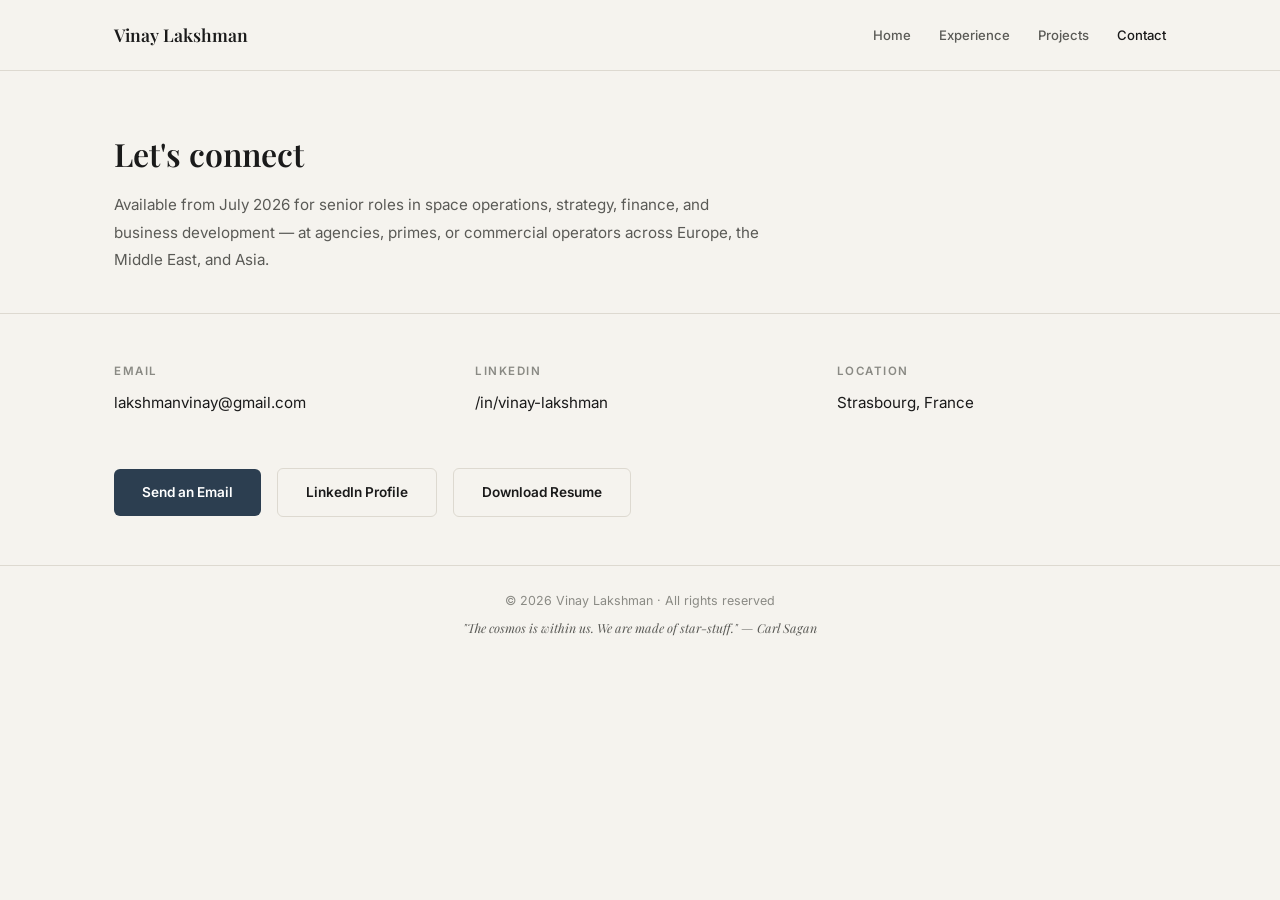
<file: contact.html>
<!DOCTYPE html>
<html lang="en">
<head>
  <meta charset="UTF-8" />
  <meta name="viewport" content="width=device-width, initial-scale=1.0" />
  <title>Contact — Vinay Lakshman</title>
  <link rel="preconnect" href="https://fonts.googleapis.com" />
  <link href="https://fonts.googleapis.com/css2?family=Inter:wght@300;400;500;600;700&family=Playfair+Display:ital,wght@0,500;0,600;0,700;1,400&family=JetBrains+Mono:wght@400;500&display=swap" rel="stylesheet" />
  <style>
    *, *::before, *::after { margin: 0; padding: 0; box-sizing: border-box; }
    :root {
      --bg: #f5f3ee; --text: #1a1a1a; --text-secondary: #5a5a56;
      --text-muted: #8a8a84; --accent-blue: #3b6fa0; --gold: #b8941f;
      --border: #ddd9d0;
      --font-sans: 'Inter', -apple-system, sans-serif;
      --font-serif: 'Playfair Display', Georgia, serif;
      --font-mono: 'JetBrains Mono', monospace;
      --max-width: 1100px;
    }
    body { font-family: var(--font-sans); background: var(--bg); color: var(--text); font-size: 15px; line-height: 1.7; }
    a { color: var(--accent-blue); text-decoration: none; }
    a:hover { text-decoration: underline; }
    .container { max-width: var(--max-width); margin: 0 auto; padding: 0 24px; }
    nav { padding: 20px 0; border-bottom: 1px solid var(--border); background: var(--bg); position: sticky; top: 0; z-index: 100; }
    nav .container { display: flex; align-items: center; justify-content: space-between; }
    .nav-name { font-family: var(--font-serif); font-size: 1.1rem; font-weight: 600; color: var(--text); }
    .nav-links { display: flex; gap: 28px; list-style: none; }
    .nav-links a { font-size: 0.82rem; font-weight: 500; color: var(--text-secondary); }
    .nav-links a:hover, .nav-links a.active { color: var(--text); text-decoration: none; }
    .page-hero { padding: 56px 0 40px; border-bottom: 1px solid var(--border); }
    .page-hero h1 { font-family: var(--font-serif); font-size: 2rem; font-weight: 600; margin-bottom: 10px; }
    .page-hero p { font-size: 0.95rem; color: var(--text-secondary); max-width: 650px; line-height: 1.8; }
    .section { padding: 48px 0; }
    .contact-grid { display: grid; grid-template-columns: repeat(3, 1fr); gap: 32px; margin-bottom: 40px; }
    .contact-item .contact-label { font-size: 0.72rem; font-weight: 600; text-transform: uppercase; letter-spacing: 1.5px; color: var(--text-muted); margin-bottom: 8px; }
    .contact-item a, .contact-item p { font-size: 0.95rem; color: var(--text); margin: 0; }
    .btn { display: inline-block; padding: 12px 28px; border-radius: 6px; font-size: 0.85rem; font-weight: 600; transition: all 0.2s; margin-right: 12px; margin-top: 12px; }
    .btn-primary { background: #2c3e50; color: #fff; }
    .btn-primary:hover { background: #1a2a3a; text-decoration: none; }
    .btn-outline { border: 1.5px solid var(--border); color: var(--text); }
    .btn-outline:hover { border-color: var(--text); text-decoration: none; }
    footer { padding: 24px 0; font-size: 0.78rem; color: var(--text-muted); text-align: center; border-top: 1px solid var(--border); }
    footer span { font-family: var(--font-serif); font-style: italic; display: block; margin-top: 6px; color: var(--text-secondary); }
    @media (max-width: 768px) { .contact-grid { grid-template-columns: 1fr; } }
  </style>
</head>
<body>
  <nav>
    <div class="container">
      <a href="index.html" class="nav-name">Vinay Lakshman</a>
      <ul class="nav-links">
        <li><a href="index.html">Home</a></li>
        <li><a href="experience.html">Experience</a></li>
        <li><a href="projects.html">Projects</a></li>
        <li><a href="contact.html" class="active">Contact</a></li>
      </ul>
    </div>
  </nav>
  <div class="page-hero">
    <div class="container">
      <h1>Let's connect</h1>
      <p>Available from July 2026 for senior roles in space operations, strategy, finance, and business development — at agencies, primes, or commercial operators across Europe, the Middle East, and Asia.</p>
    </div>
  </div>
  <section class="section">
    <div class="container">
      <div class="contact-grid">
        <div class="contact-item">
          <div class="contact-label">Email</div>
          <a href="mailto:lakshmanvinay@gmail.com">lakshmanvinay@gmail.com</a>
        </div>
        <div class="contact-item">
          <div class="contact-label">LinkedIn</div>
          <a href="https://www.linkedin.com/in/vinay-lakshman" target="_blank">/in/vinay-lakshman</a>
        </div>
        <div class="contact-item">
          <div class="contact-label">Location</div>
          <p>Strasbourg, France</p>
        </div>
      </div>
      <div>
        <a href="mailto:lakshmanvinay@gmail.com" class="btn btn-primary">Send an Email</a>
        <a href="https://www.linkedin.com/in/vinay-lakshman" target="_blank" class="btn btn-outline">LinkedIn Profile</a>
        <a href="VL Resume.pdf" target="_blank" class="btn btn-outline">Download Resume</a>
      </div>
    </div>
  </section>
  <footer>
    <div class="container">
      &copy; 2026 Vinay Lakshman &middot; All rights reserved
      <span>"The cosmos is within us. We are made of star-stuff." &mdash; Carl Sagan</span>
    </div>
  </footer>
</body>
</html>
</file>
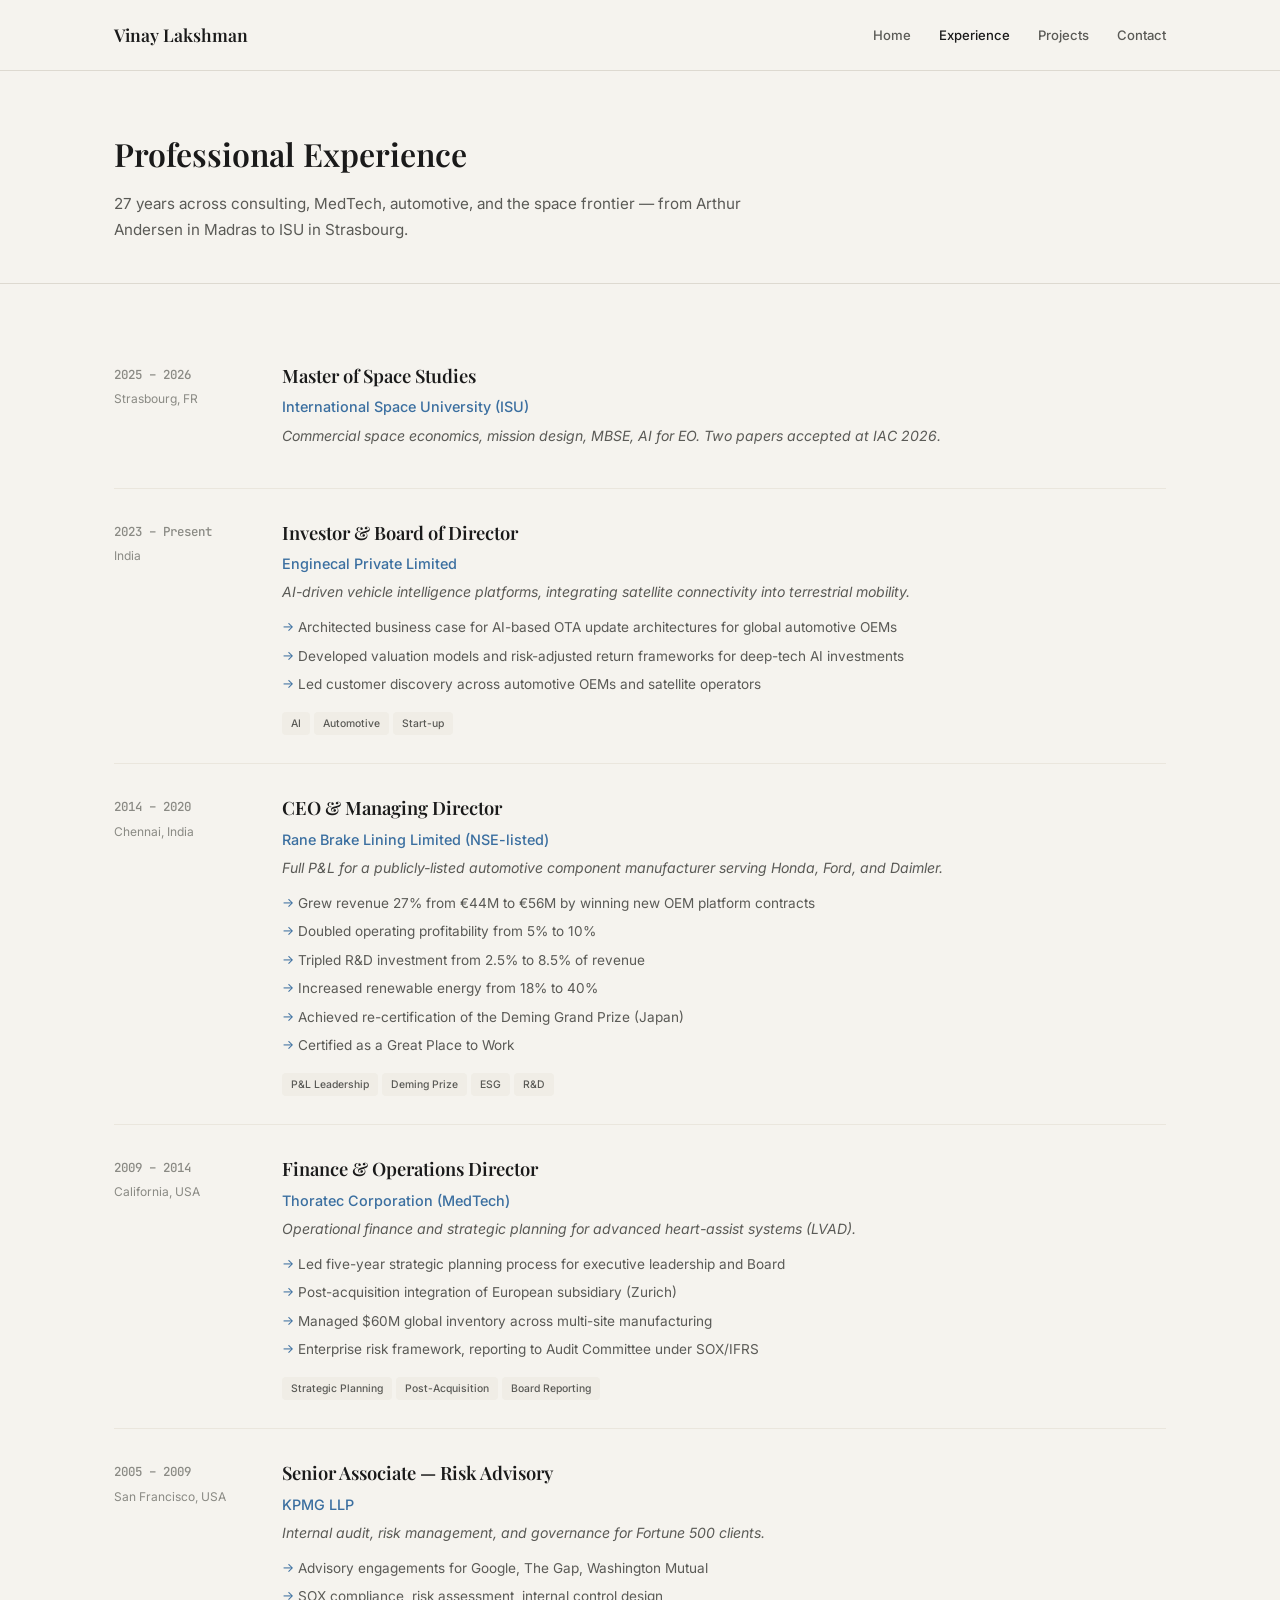
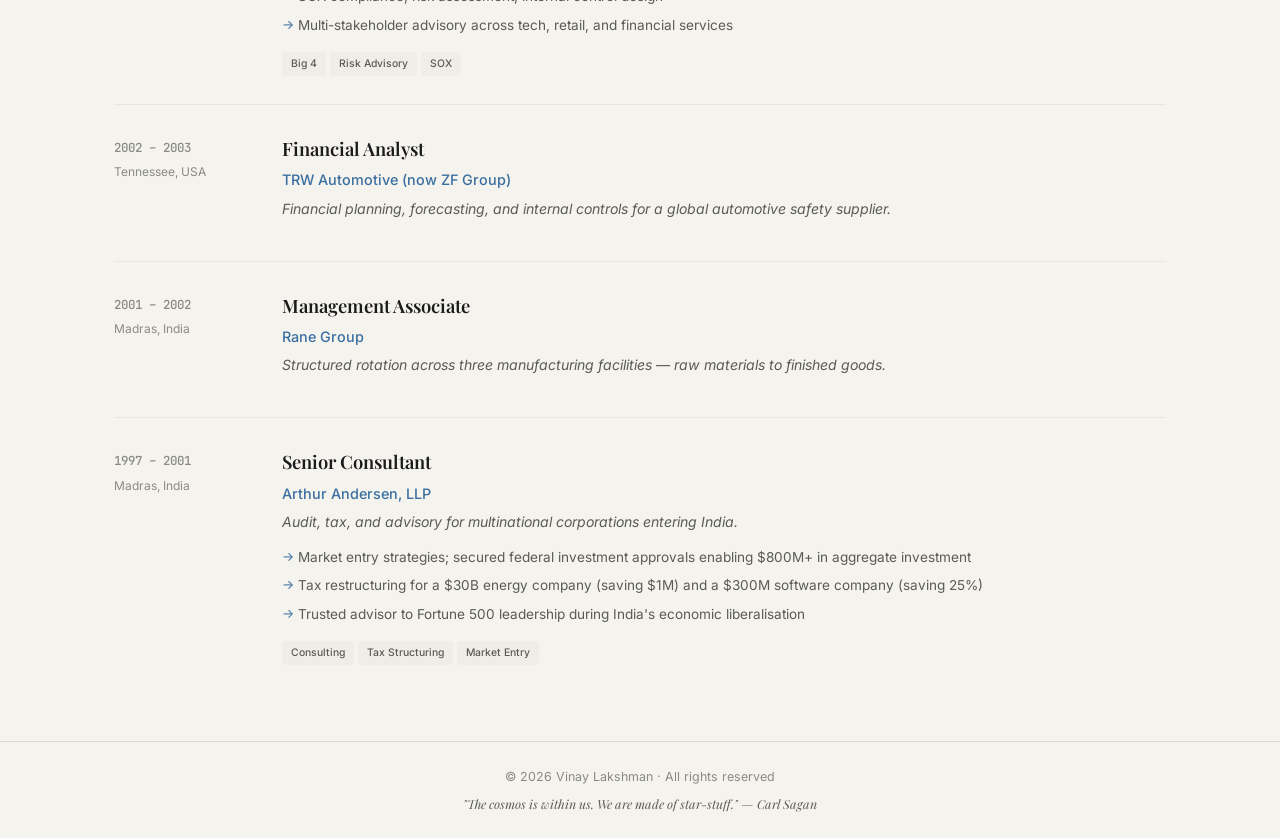
<file: experience.html>
<!DOCTYPE html>
<html lang="en">
<head>
  <meta charset="UTF-8" />
  <meta name="viewport" content="width=device-width, initial-scale=1.0" />
  <title>Experience — Vinay Lakshman</title>
  <link rel="preconnect" href="https://fonts.googleapis.com" />
  <link href="https://fonts.googleapis.com/css2?family=Inter:wght@300;400;500;600;700&family=Playfair+Display:ital,wght@0,500;0,600;0,700;1,400&family=JetBrains+Mono:wght@400;500&display=swap" rel="stylesheet" />
  <style>
    *, *::before, *::after { margin: 0; padding: 0; box-sizing: border-box; }
    :root {
      --bg: #f5f3ee; --bg-card: #ffffff; --text: #1a1a1a; --text-secondary: #5a5a56;
      --text-muted: #8a8a84; --accent-blue: #3b6fa0; --gold: #b8941f;
      --border: #ddd9d0; --border-light: #eae6dd;
      --font-sans: 'Inter', -apple-system, sans-serif;
      --font-serif: 'Playfair Display', Georgia, serif;
      --font-mono: 'JetBrains Mono', monospace;
      --max-width: 1100px;
    }
    body { font-family: var(--font-sans); background: var(--bg); color: var(--text); font-size: 15px; line-height: 1.7; }
    a { color: var(--accent-blue); text-decoration: none; }
    a:hover { text-decoration: underline; }
    .container { max-width: var(--max-width); margin: 0 auto; padding: 0 24px; }
    nav { padding: 20px 0; border-bottom: 1px solid var(--border); background: var(--bg); position: sticky; top: 0; z-index: 100; }
    nav .container { display: flex; align-items: center; justify-content: space-between; }
    .nav-name { font-family: var(--font-serif); font-size: 1.1rem; font-weight: 600; color: var(--text); }
    .nav-links { display: flex; gap: 28px; list-style: none; }
    .nav-links a { font-size: 0.82rem; font-weight: 500; color: var(--text-secondary); }
    .nav-links a:hover, .nav-links a.active { color: var(--text); text-decoration: none; }
    .page-hero { padding: 56px 0 40px; border-bottom: 1px solid var(--border); }
    .page-hero h1 { font-family: var(--font-serif); font-size: 2rem; font-weight: 600; margin-bottom: 10px; }
    .page-hero p { font-size: 0.95rem; color: var(--text-secondary); max-width: 650px; }
    .section { padding: 48px 0; }
    .tl-item { display: grid; grid-template-columns: 140px 1fr; gap: 28px; padding: 28px 0; border-bottom: 1px solid var(--border-light); }
    .tl-item:last-child { border-bottom: none; }
    .tl-dates { font-family: var(--font-mono); font-size: 0.78rem; font-weight: 500; color: var(--text-muted); padding-top: 4px; }
    .tl-location { font-size: 0.75rem; color: var(--text-muted); margin-top: 4px; }
    .tl-role { font-family: var(--font-serif); font-size: 1.15rem; font-weight: 600; color: var(--text); margin-bottom: 4px; }
    .tl-company { font-size: 0.9rem; font-weight: 500; color: var(--accent-blue); margin-bottom: 4px; }
    .tl-desc { font-size: 0.88rem; color: var(--text-secondary); font-style: italic; margin-bottom: 12px; }
    .tl-bullets { list-style: none; padding: 0; }
    .tl-bullets li { font-size: 0.85rem; color: var(--text-secondary); padding-left: 16px; position: relative; margin-bottom: 6px; line-height: 1.65; }
    .tl-bullets li::before { content: '\2192'; position: absolute; left: 0; color: var(--accent-blue); font-size: 0.8rem; }
    .pill { font-size: 0.65rem; padding: 3px 9px; border-radius: 4px; background: #f0ede6; color: var(--text-secondary); font-weight: 500; display: inline-block; margin-right: 4px; margin-top: 10px; }
    footer { padding: 24px 0; font-size: 0.78rem; color: var(--text-muted); text-align: center; border-top: 1px solid var(--border); }
    footer span { font-family: var(--font-serif); font-style: italic; display: block; margin-top: 6px; color: var(--text-secondary); }
    @media (max-width: 768px) { .tl-item { grid-template-columns: 1fr; gap: 8px; } }
  </style>
</head>
<body>
  <nav>
    <div class="container">
      <a href="index.html" class="nav-name">Vinay Lakshman</a>
      <ul class="nav-links">
        <li><a href="index.html">Home</a></li>
        <li><a href="experience.html" class="active">Experience</a></li>
        <li><a href="projects.html">Projects</a></li>
        <li><a href="contact.html">Contact</a></li>
      </ul>
    </div>
  </nav>
  <div class="page-hero">
    <div class="container">
      <h1>Professional Experience</h1>
      <p>27 years across consulting, MedTech, automotive, and the space frontier — from Arthur Andersen in Madras to ISU in Strasbourg.</p>
    </div>
  </div>
  <section class="section">
    <div class="container">
      <div class="tl-item">
        <div><div class="tl-dates">2025 – 2026</div><div class="tl-location">Strasbourg, FR</div></div>
        <div>
          <div class="tl-role">Master of Space Studies</div>
          <div class="tl-company"><a href="https://www.isunet.edu" target="_blank">International Space University (ISU)</a></div>
          <div class="tl-desc">Commercial space economics, mission design, MBSE, AI for EO. Two papers accepted at IAC 2026.</div>
        </div>
      </div>
      <div class="tl-item">
        <div><div class="tl-dates">2023 – Present</div><div class="tl-location">India</div></div>
        <div>
          <div class="tl-role">Investor &amp; Board of Director</div>
          <div class="tl-company"><a href="https://www.enginecal.com" target="_blank">Enginecal Private Limited</a></div>
          <div class="tl-desc">AI-driven vehicle intelligence platforms, integrating satellite connectivity into terrestrial mobility.</div>
          <ul class="tl-bullets">
            <li>Architected business case for AI-based OTA update architectures for global automotive OEMs</li>
            <li>Developed valuation models and risk-adjusted return frameworks for deep-tech AI investments</li>
            <li>Led customer discovery across automotive OEMs and satellite operators</li>
          </ul>
          <span class="pill">AI</span><span class="pill">Automotive</span><span class="pill">Start-up</span>
        </div>
      </div>
      <div class="tl-item">
        <div><div class="tl-dates">2014 – 2020</div><div class="tl-location">Chennai, India</div></div>
        <div>
          <div class="tl-role">CEO &amp; Managing Director</div>
          <div class="tl-company"><a href="https://www.ranegroup.com" target="_blank">Rane Brake Lining Limited</a> (NSE-listed)</div>
          <div class="tl-desc">Full P&amp;L for a publicly-listed automotive component manufacturer serving Honda, Ford, and Daimler.</div>
          <ul class="tl-bullets">
            <li>Grew revenue 27% from &euro;44M to &euro;56M by winning new OEM platform contracts</li>
            <li>Doubled operating profitability from 5% to 10%</li>
            <li>Tripled R&amp;D investment from 2.5% to 8.5% of revenue</li>
            <li>Increased renewable energy from 18% to 40%</li>
            <li>Achieved re-certification of the Deming Grand Prize (Japan)</li>
            <li>Certified as a Great Place to Work</li>
          </ul>
          <span class="pill">P&amp;L Leadership</span><span class="pill">Deming Prize</span><span class="pill">ESG</span><span class="pill">R&amp;D</span>
        </div>
      </div>
      <div class="tl-item">
        <div><div class="tl-dates">2009 – 2014</div><div class="tl-location">California, USA</div></div>
        <div>
          <div class="tl-role">Finance &amp; Operations Director</div>
          <div class="tl-company"><a href="https://www.abbott.com" target="_blank">Thoratec Corporation</a> (MedTech)</div>
          <div class="tl-desc">Operational finance and strategic planning for advanced heart-assist systems (LVAD).</div>
          <ul class="tl-bullets">
            <li>Led five-year strategic planning process for executive leadership and Board</li>
            <li>Post-acquisition integration of European subsidiary (Zurich)</li>
            <li>Managed $60M global inventory across multi-site manufacturing</li>
            <li>Enterprise risk framework, reporting to Audit Committee under SOX/IFRS</li>
          </ul>
          <span class="pill">Strategic Planning</span><span class="pill">Post-Acquisition</span><span class="pill">Board Reporting</span>
        </div>
      </div>
      <div class="tl-item">
        <div><div class="tl-dates">2005 – 2009</div><div class="tl-location">San Francisco, USA</div></div>
        <div>
          <div class="tl-role">Senior Associate — Risk Advisory</div>
          <div class="tl-company"><a href="https://kpmg.com" target="_blank">KPMG LLP</a></div>
          <div class="tl-desc">Internal audit, risk management, and governance for Fortune 500 clients.</div>
          <ul class="tl-bullets">
            <li>Advisory engagements for Google, The Gap, Washington Mutual</li>
            <li>SOX compliance, risk assessment, internal control design</li>
            <li>Multi-stakeholder advisory across tech, retail, and financial services</li>
          </ul>
          <span class="pill">Big 4</span><span class="pill">Risk Advisory</span><span class="pill">SOX</span>
        </div>
      </div>
      <div class="tl-item">
        <div><div class="tl-dates">2002 – 2003</div><div class="tl-location">Tennessee, USA</div></div>
        <div>
          <div class="tl-role">Financial Analyst</div>
          <div class="tl-company"><a href="https://www.zf.com" target="_blank">TRW Automotive</a> (now ZF Group)</div>
          <div class="tl-desc">Financial planning, forecasting, and internal controls for a global automotive safety supplier.</div>
        </div>
      </div>
      <div class="tl-item">
        <div><div class="tl-dates">2001 – 2002</div><div class="tl-location">Madras, India</div></div>
        <div>
          <div class="tl-role">Management Associate</div>
          <div class="tl-company"><a href="https://www.ranegroup.com" target="_blank">Rane Group</a></div>
          <div class="tl-desc">Structured rotation across three manufacturing facilities — raw materials to finished goods.</div>
        </div>
      </div>
      <div class="tl-item">
        <div><div class="tl-dates">1997 – 2001</div><div class="tl-location">Madras, India</div></div>
        <div>
          <div class="tl-role">Senior Consultant</div>
          <div class="tl-company">Arthur Andersen, LLP</div>
          <div class="tl-desc">Audit, tax, and advisory for multinational corporations entering India.</div>
          <ul class="tl-bullets">
            <li>Market entry strategies; secured federal investment approvals enabling $800M+ in aggregate investment</li>
            <li>Tax restructuring for a $30B energy company (saving $1M) and a $300M software company (saving 25%)</li>
            <li>Trusted advisor to Fortune 500 leadership during India's economic liberalisation</li>
          </ul>
          <span class="pill">Consulting</span><span class="pill">Tax Structuring</span><span class="pill">Market Entry</span>
        </div>
      </div>
    </div>
  </section>
  <footer>
    <div class="container">
      &copy; 2026 Vinay Lakshman &middot; All rights reserved
      <span>"The cosmos is within us. We are made of star-stuff." &mdash; Carl Sagan</span>
    </div>
  </footer>
</body>
</html>
</file>
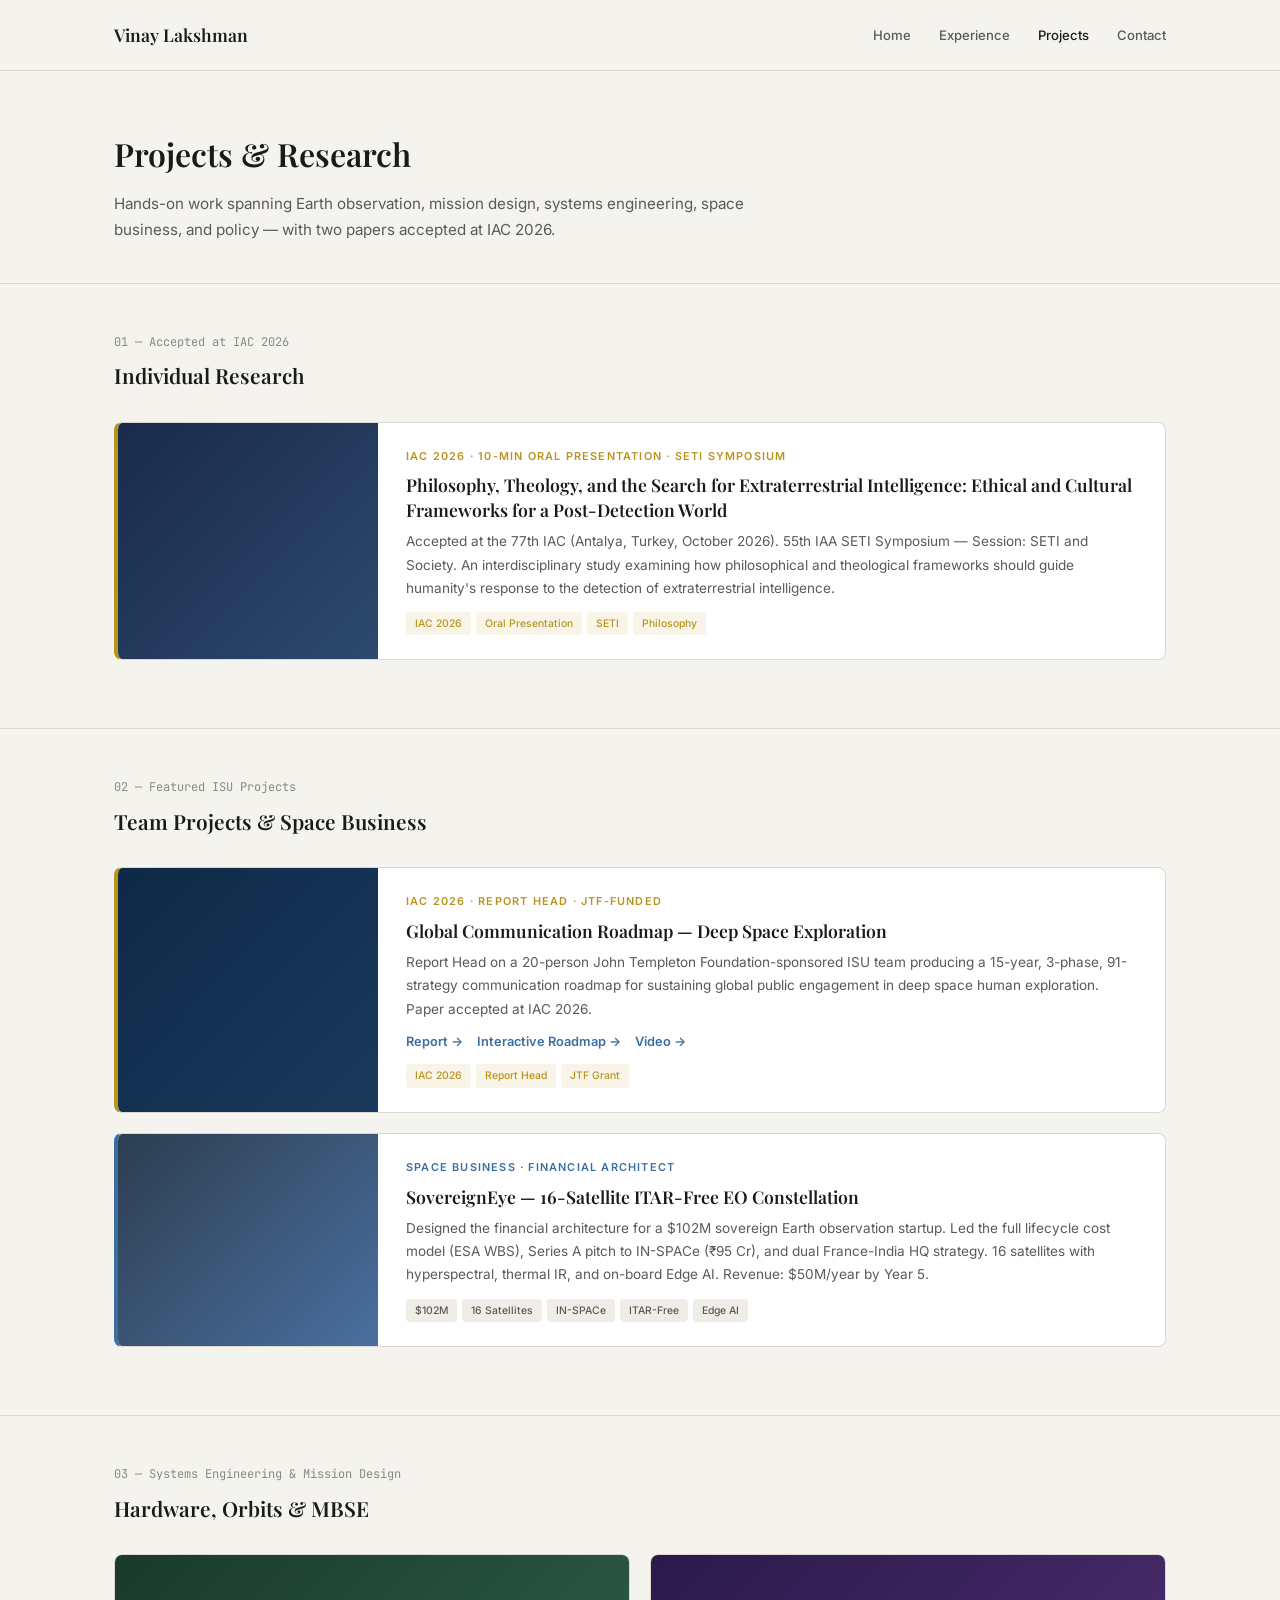
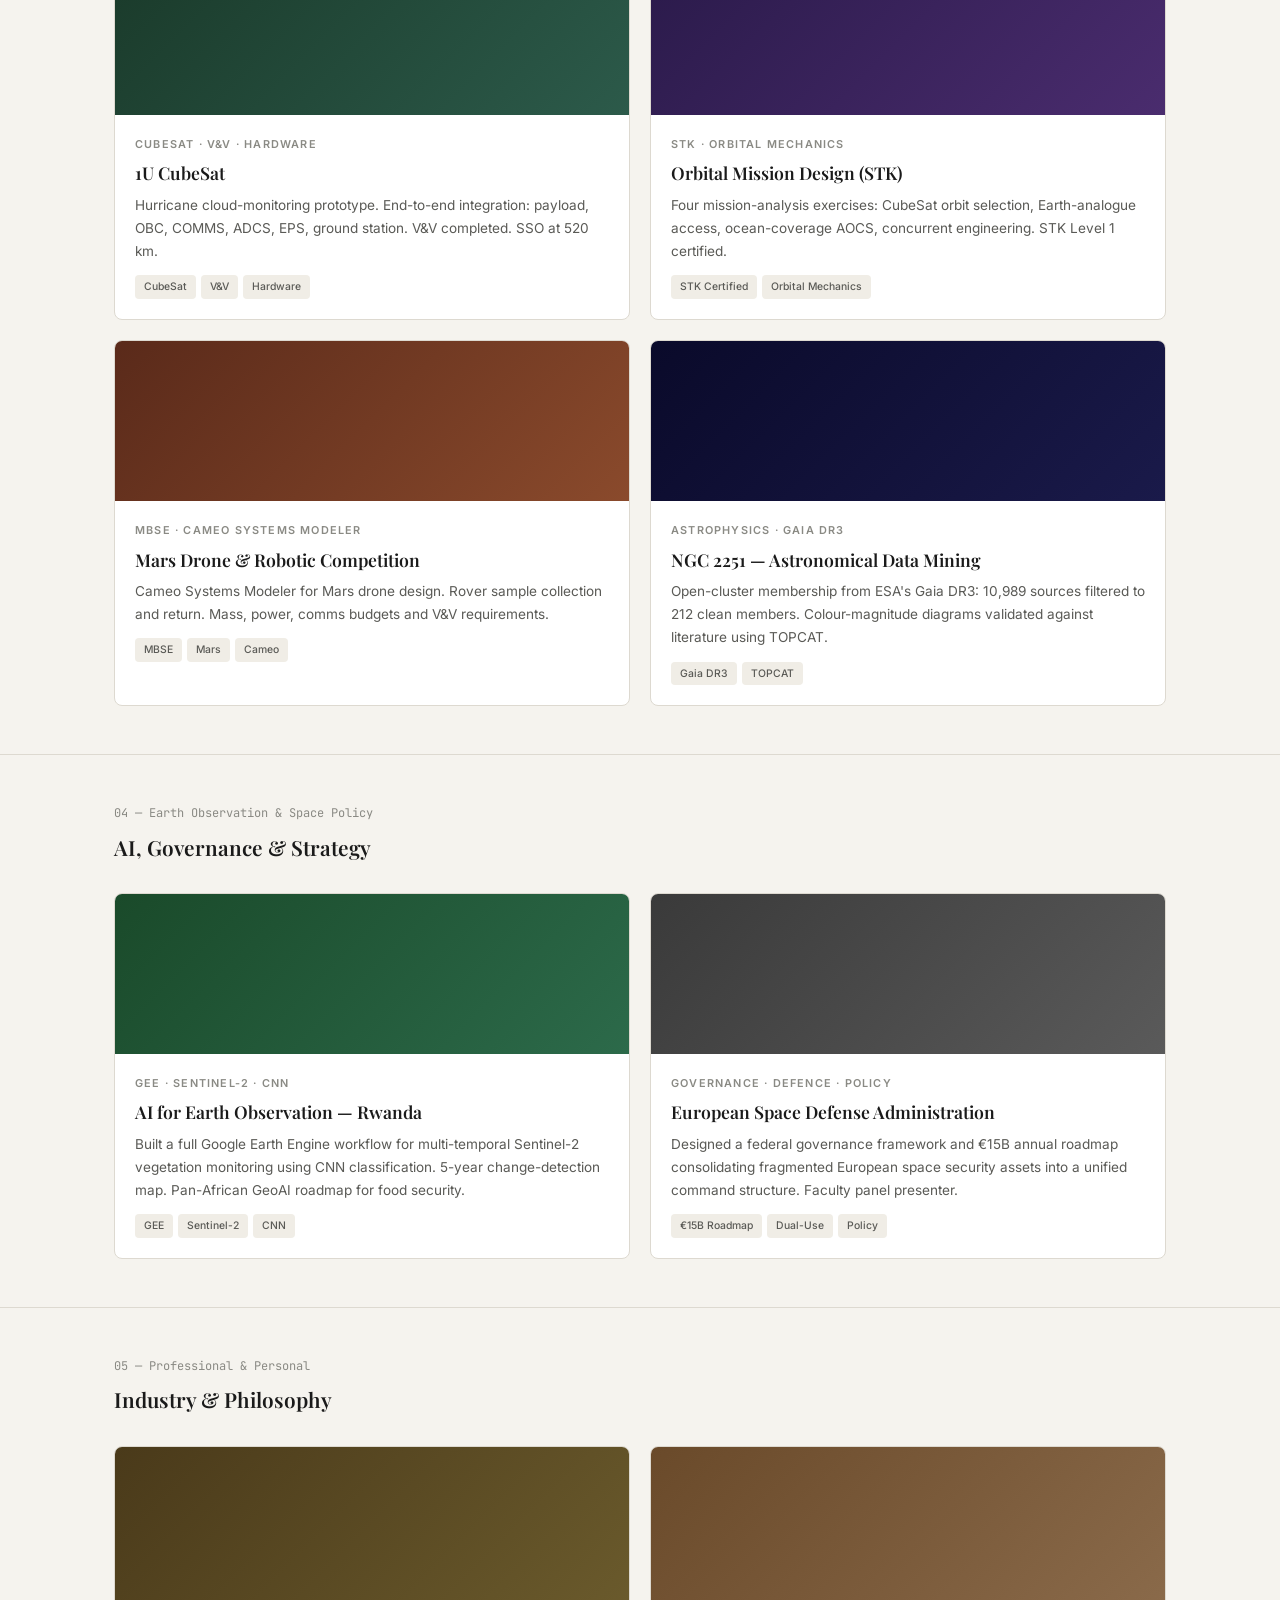
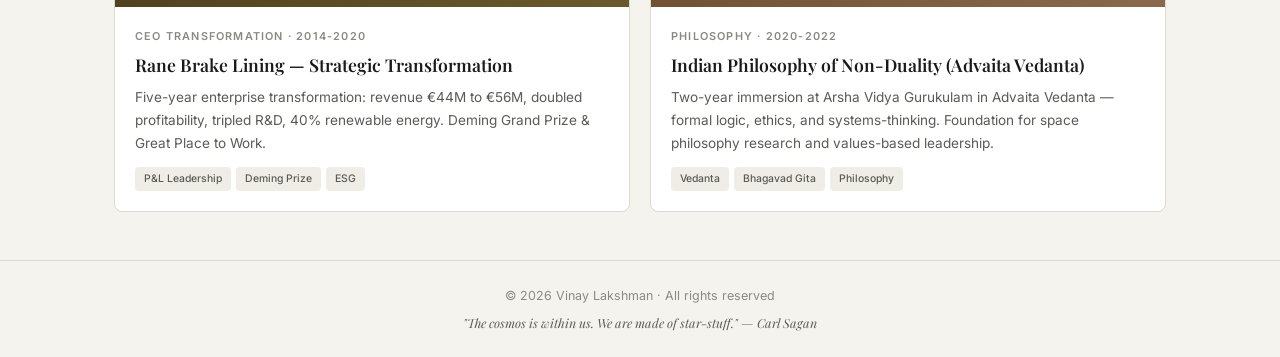
<file: projects.html>
<!DOCTYPE html>
<html lang="en">
<head>
  <meta charset="UTF-8" />
  <meta name="viewport" content="width=device-width, initial-scale=1.0" />
  <title>Projects — Vinay Lakshman</title>
  <meta name="description" content="ISU projects, research, and professional work by Vinay Lakshman." />
  <link rel="preconnect" href="https://fonts.googleapis.com" />
  <link href="https://fonts.googleapis.com/css2?family=Inter:wght@300;400;500;600;700&family=Playfair+Display:ital,wght@0,500;0,600;0,700;1,400;1,500&family=JetBrains+Mono:wght@400;500&display=swap" rel="stylesheet" />
  <style>
    *, *::before, *::after { margin: 0; padding: 0; box-sizing: border-box; }
    :root {
      --bg: #f5f3ee; --bg-card: #ffffff; --text: #1a1a1a; --text-secondary: #5a5a56;
      --text-muted: #8a8a84; --accent: #2c3e50; --accent-blue: #3b6fa0; --gold: #b8941f;
      --border: #ddd9d0; --border-light: #eae6dd;
      --font-sans: 'Inter', -apple-system, sans-serif;
      --font-serif: 'Playfair Display', Georgia, serif;
      --font-mono: 'JetBrains Mono', monospace;
      --max-width: 1100px; --radius: 8px;
    }
    body { font-family: var(--font-sans); background: var(--bg); color: var(--text); font-size: 15px; line-height: 1.7; }
    a { color: var(--accent-blue); text-decoration: none; }
    a:hover { text-decoration: underline; }
    .container { max-width: var(--max-width); margin: 0 auto; padding: 0 24px; }

    nav { padding: 20px 0; border-bottom: 1px solid var(--border); background: var(--bg); position: sticky; top: 0; z-index: 100; }
    nav .container { display: flex; align-items: center; justify-content: space-between; }
    .nav-name { font-family: var(--font-serif); font-size: 1.1rem; font-weight: 600; color: var(--text); }
    .nav-links { display: flex; gap: 28px; list-style: none; }
    .nav-links a { font-size: 0.82rem; font-weight: 500; color: var(--text-secondary); }
    .nav-links a:hover, .nav-links a.active { color: var(--text); text-decoration: none; }

    .page-hero { padding: 56px 0 40px; border-bottom: 1px solid var(--border); }
    .page-hero h1 { font-family: var(--font-serif); font-size: 2rem; font-weight: 600; margin-bottom: 10px; }
    .page-hero p { font-size: 0.95rem; color: var(--text-secondary); max-width: 650px; }

    .section { padding: 48px 0; border-bottom: 1px solid var(--border); }
    .section:last-of-type { border-bottom: none; }
    .section-number { font-family: var(--font-mono); font-size: 0.75rem; color: var(--text-muted); margin-bottom: 6px; display: block; }
    .section-title { font-family: var(--font-serif); font-size: 1.3rem; font-weight: 600; color: var(--text); margin-bottom: 28px; }

    /* Project row with visual panel */
    .project-row { display: grid; grid-template-columns: 260px 1fr; background: var(--bg-card); border: 1px solid var(--border); border-radius: var(--radius); overflow: hidden; margin-bottom: 20px; transition: all 0.2s; }
    .project-row:hover { box-shadow: 0 4px 20px rgba(0,0,0,0.06); transform: translateY(-2px); }
    .project-row.featured { border-left: 4px solid var(--accent-blue); }
    .project-row.iac { border-left: 4px solid var(--gold); }
    .project-visual { display: flex; align-items: center; justify-content: center; min-height: 200px; font-size: 3.5rem; position: relative; overflow: hidden; }
    .project-visual img { position: absolute; inset: 0; width: 100%; height: 100%; object-fit: cover; }
    .project-body { padding: 24px 28px; display: flex; flex-direction: column; justify-content: center; }
    .project-tag { font-size: 0.68rem; font-weight: 600; letter-spacing: 1.2px; text-transform: uppercase; color: var(--text-muted); margin-bottom: 8px; display: block; }
    .project-tag.gold { color: var(--gold); }
    .project-tag.blue { color: var(--accent-blue); }
    .project-title { font-family: var(--font-serif); font-size: 1.1rem; font-weight: 600; color: var(--text); margin-bottom: 8px; line-height: 1.4; }
    .project-desc { font-size: 0.85rem; color: var(--text-secondary); line-height: 1.7; }
    .project-pills { display: flex; flex-wrap: wrap; gap: 5px; margin-top: 12px; }
    .pill { font-size: 0.65rem; padding: 3px 9px; border-radius: 4px; background: #f0ede6; color: var(--text-secondary); font-weight: 500; }
    .pill.gold { background: rgba(184,148,31,0.1); color: var(--gold); }
    .project-links { display: flex; gap: 14px; margin-top: 10px; }
    .project-links a { font-size: 0.8rem; font-weight: 600; }

    /* Small cards */
    .projects-grid-small { display: grid; grid-template-columns: repeat(2, 1fr); gap: 20px; }
    .project-card-sm { background: var(--bg-card); border: 1px solid var(--border); border-radius: var(--radius); overflow: hidden; transition: all 0.2s; }
    .project-card-sm:hover { box-shadow: 0 4px 20px rgba(0,0,0,0.06); transform: translateY(-2px); }
    .project-card-sm-visual { height: 160px; display: flex; align-items: center; justify-content: center; font-size: 3rem; position: relative; overflow: hidden; }
    .project-card-sm-visual img { position: absolute; inset: 0; width: 100%; height: 100%; object-fit: cover; }
    .project-card-sm-body { padding: 20px; }

    /* Color themes for visuals */
    .vis-seti { background: linear-gradient(135deg, #1a2a4a, #2c4a6e); color: rgba(255,255,255,0.3); }
    .vis-comms { background: linear-gradient(135deg, #0f2847, #1a3a5c); color: rgba(255,255,255,0.3); }
    .vis-satellite { background: linear-gradient(135deg, #2c3e50, #4a6fa0); color: rgba(255,255,255,0.3); }
    .vis-cubesat { background: linear-gradient(135deg, #1a3a2a, #2c5a4a); color: rgba(255,255,255,0.3); }
    .vis-stk { background: linear-gradient(135deg, #2a1a4a, #4a2c6e); color: rgba(255,255,255,0.3); }
    .vis-mars { background: linear-gradient(135deg, #5a2a1a, #8a4a2c); color: rgba(255,255,255,0.3); }
    .vis-astro { background: linear-gradient(135deg, #0a0a2a, #1a1a4a); color: rgba(255,255,255,0.3); }
    .vis-eo { background: linear-gradient(135deg, #1a4a2a, #2c6a4a); color: rgba(255,255,255,0.3); }
    .vis-defense { background: linear-gradient(135deg, #3a3a3a, #5a5a5a); color: rgba(255,255,255,0.3); }
    .vis-auto { background: linear-gradient(135deg, #4a3a1a, #6a5a2c); color: rgba(255,255,255,0.3); }
    .vis-philosophy { background: linear-gradient(135deg, #6a4a2a, #8a6a4a); color: rgba(255,255,255,0.3); }

    footer { padding: 24px 0; font-size: 0.78rem; color: var(--text-muted); text-align: center; border-top: 1px solid var(--border); }
    footer span { font-family: var(--font-serif); font-style: italic; display: block; margin-top: 6px; color: var(--text-secondary); }

    @media (max-width: 768px) {
      .project-row { grid-template-columns: 1fr; }
      .project-visual { min-height: 160px; }
      .projects-grid-small { grid-template-columns: 1fr; }
    }
  </style>
</head>
<body>

  <nav>
    <div class="container">
      <a href="index.html" class="nav-name">Vinay Lakshman</a>
      <ul class="nav-links">
        <li><a href="index.html">Home</a></li>
        <li><a href="experience.html">Experience</a></li>
        <li><a href="projects.html" class="active">Projects</a></li>
        <li><a href="contact.html">Contact</a></li>
      </ul>
    </div>
  </nav>

  <div class="page-hero">
    <div class="container">
      <h1>Projects &amp; Research</h1>
      <p>Hands-on work spanning Earth observation, mission design, systems engineering, space business, and policy — with two papers accepted at IAC 2026.</p>
    </div>
  </div>

  <!-- IAC Paper -->
  <section class="section">
    <div class="container">
      <span class="section-number">01 — Accepted at IAC 2026</span>
      <h2 class="section-title">Individual Research</h2>

      <div class="project-row iac">
        <div class="project-visual vis-seti">
          <img src="https://upload.wikimedia.org/wikipedia/commons/thumb/0/0e/Arecibo_Observatory_Aerial_View.jpg/640px-Arecibo_Observatory_Aerial_View.jpg" alt="SETI" onerror="this.remove();" />
        </div>
        <div class="project-body">
          <span class="project-tag gold">IAC 2026 &middot; 10-min Oral Presentation &middot; SETI Symposium</span>
          <div class="project-title">Philosophy, Theology, and the Search for Extraterrestrial Intelligence: Ethical and Cultural Frameworks for a Post-Detection World</div>
          <p class="project-desc">Accepted at the 77th IAC (Antalya, Turkey, October 2026). 55th IAA SETI Symposium — Session: SETI and Society. An interdisciplinary study examining how philosophical and theological frameworks should guide humanity's response to the detection of extraterrestrial intelligence.</p>
          <div class="project-pills">
            <span class="pill gold">IAC 2026</span><span class="pill gold">Oral Presentation</span><span class="pill gold">SETI</span><span class="pill gold">Philosophy</span>
          </div>
        </div>
      </div>
    </div>
  </section>

  <!-- Featured ISU -->
  <section class="section">
    <div class="container">
      <span class="section-number">02 — Featured ISU Projects</span>
      <h2 class="section-title">Team Projects &amp; Space Business</h2>

      <div class="project-row iac">
        <div class="project-visual vis-comms">
          <img src="https://upload.wikimedia.org/wikipedia/commons/thumb/2/2a/Canberra_Deep_Space_Communication_Complex_-_panoramio.jpg/640px-Canberra_Deep_Space_Communication_Complex_-_panoramio.jpg" alt="Deep Space Network" onerror="this.remove();" />
        </div>
        <div class="project-body">
          <span class="project-tag gold">IAC 2026 &middot; Report Head &middot; JTF-Funded</span>
          <div class="project-title">Global Communication Roadmap — Deep Space Exploration</div>
          <p class="project-desc">Report Head on a 20-person John Templeton Foundation-sponsored ISU team producing a 15-year, 3-phase, 91-strategy communication roadmap for sustaining global public engagement in deep space human exploration. Paper accepted at IAC 2026.</p>
          <div class="project-links">
            <a href="https://drive.google.com/file/d/1ESlcQaj-u0k48vXAgawEjD2Z5l1EG3up/view" target="_blank">Report &rarr;</a>
            <a href="https://roadmap-project-five.vercel.app/" target="_blank">Interactive Roadmap &rarr;</a>
            <a href="https://www.youtube.com/watch?v=nrWKf-AFkLQ" target="_blank">Video &rarr;</a>
          </div>
          <div class="project-pills">
            <span class="pill gold">IAC 2026</span><span class="pill gold">Report Head</span><span class="pill gold">JTF Grant</span>
          </div>
        </div>
      </div>

      <div class="project-row featured">
        <div class="project-visual vis-satellite">
          <img src="https://upload.wikimedia.org/wikipedia/commons/thumb/9/97/The_Earth_seen_from_Apollo_17.jpg/600px-The_Earth_seen_from_Apollo_17.jpg" alt="Earth from space" onerror="this.remove();" />
        </div>
        <div class="project-body">
          <span class="project-tag blue">Space Business &middot; Financial Architect</span>
          <div class="project-title">SovereignEye — 16-Satellite ITAR-Free EO Constellation</div>
          <p class="project-desc">Designed the financial architecture for a $102M sovereign Earth observation startup. Led the full lifecycle cost model (ESA WBS), Series A pitch to IN-SPACe (&#8377;95 Cr), and dual France-India HQ strategy. 16 satellites with hyperspectral, thermal IR, and on-board Edge AI. Revenue: $50M/year by Year 5.</p>
          <div class="project-pills">
            <span class="pill">$102M</span><span class="pill">16 Satellites</span><span class="pill">IN-SPACe</span><span class="pill">ITAR-Free</span><span class="pill">Edge AI</span>
          </div>
        </div>
      </div>
    </div>
  </section>

  <!-- Systems Engineering -->
  <section class="section">
    <div class="container">
      <span class="section-number">03 — Systems Engineering &amp; Mission Design</span>
      <h2 class="section-title">Hardware, Orbits &amp; MBSE</h2>

      <div class="projects-grid-small">

        <div class="project-card-sm">
          <div class="project-card-sm-visual vis-cubesat">
            <img src="https://upload.wikimedia.org/wikipedia/commons/thumb/a/a2/ISS-56_CubeSats_deployed_from_the_ISS_%282%29.jpg/640px-ISS-56_CubeSats_deployed_from_the_ISS_%282%29.jpg" alt="CubeSats" onerror="this.remove();" />
          </div>
          <div class="project-card-sm-body">
            <span class="project-tag">CubeSat &middot; V&amp;V &middot; Hardware</span>
            <div class="project-title">1U CubeSat</div>
            <p class="project-desc">Hurricane cloud-monitoring prototype. End-to-end integration: payload, OBC, COMMS, ADCS, EPS, ground station. V&amp;V completed. SSO at 520 km.</p>
            <div class="project-pills"><span class="pill">CubeSat</span><span class="pill">V&amp;V</span><span class="pill">Hardware</span></div>
          </div>
        </div>

        <div class="project-card-sm">
          <div class="project-card-sm-visual vis-stk">
            <img src="https://upload.wikimedia.org/wikipedia/commons/thumb/b/bc/Orbital_Debris_Trackable_2009.png/640px-Orbital_Debris_Trackable_2009.png" alt="Orbital mechanics" onerror="this.remove();" />
          </div>
          <div class="project-card-sm-body">
            <span class="project-tag">STK &middot; Orbital Mechanics</span>
            <div class="project-title">Orbital Mission Design (STK)</div>
            <p class="project-desc">Four mission-analysis exercises: CubeSat orbit selection, Earth-analogue access, ocean-coverage AOCS, concurrent engineering. STK Level 1 certified.</p>
            <div class="project-pills"><span class="pill">STK Certified</span><span class="pill">Orbital Mechanics</span></div>
          </div>
        </div>

        <div class="project-card-sm">
          <div class="project-card-sm-visual vis-mars">
            <img src="https://upload.wikimedia.org/wikipedia/commons/thumb/0/02/OSIRIS_Mars_true_color.jpg/600px-OSIRIS_Mars_true_color.jpg" alt="Mars" onerror="this.remove();" />
          </div>
          <div class="project-card-sm-body">
            <span class="project-tag">MBSE &middot; Cameo Systems Modeler</span>
            <div class="project-title">Mars Drone &amp; Robotic Competition</div>
            <p class="project-desc">Cameo Systems Modeler for Mars drone design. Rover sample collection and return. Mass, power, comms budgets and V&amp;V requirements.</p>
            <div class="project-pills"><span class="pill">MBSE</span><span class="pill">Mars</span><span class="pill">Cameo</span></div>
          </div>
        </div>

        <div class="project-card-sm">
          <div class="project-card-sm-visual vis-astro">
            <img src="https://upload.wikimedia.org/wikipedia/commons/thumb/1/1f/Orion_Nebula_-_Hubble_2006_mosaic_18000.jpg/600px-Orion_Nebula_-_Hubble_2006_mosaic_18000.jpg" alt="NGC 2251" onerror="this.remove();" />
          </div>
          <div class="project-card-sm-body">
            <span class="project-tag">Astrophysics &middot; Gaia DR3</span>
            <div class="project-title">NGC 2251 — Astronomical Data Mining</div>
            <p class="project-desc">Open-cluster membership from ESA's Gaia DR3: 10,989 sources filtered to 212 clean members. Colour-magnitude diagrams validated against literature using TOPCAT.</p>
            <div class="project-pills"><span class="pill">Gaia DR3</span><span class="pill">TOPCAT</span></div>
          </div>
        </div>

      </div>
    </div>
  </section>

  <!-- EO & Policy -->
  <section class="section">
    <div class="container">
      <span class="section-number">04 — Earth Observation &amp; Space Policy</span>
      <h2 class="section-title">AI, Governance &amp; Strategy</h2>

      <div class="projects-grid-small">

        <div class="project-card-sm">
          <div class="project-card-sm-visual vis-eo">
            <img src="https://upload.wikimedia.org/wikipedia/commons/thumb/9/97/The_Earth_seen_from_Apollo_17.jpg/600px-The_Earth_seen_from_Apollo_17.jpg" alt="Earth observation" onerror="this.remove();" />
          </div>
          <div class="project-card-sm-body">
            <span class="project-tag">GEE &middot; Sentinel-2 &middot; CNN</span>
            <div class="project-title">AI for Earth Observation — Rwanda</div>
            <p class="project-desc">Built a full Google Earth Engine workflow for multi-temporal Sentinel-2 vegetation monitoring using CNN classification. 5-year change-detection map. Pan-African GeoAI roadmap for food security.</p>
            <div class="project-pills"><span class="pill">GEE</span><span class="pill">Sentinel-2</span><span class="pill">CNN</span></div>
          </div>
        </div>

        <div class="project-card-sm">
          <div class="project-card-sm-visual vis-defense">
            <img src="https://upload.wikimedia.org/wikipedia/commons/thumb/2/2d/European_Parliament_Strasbourg_Hemicycle_-_Diliff.jpg/640px-European_Parliament_Strasbourg_Hemicycle_-_Diliff.jpg" alt="European governance" onerror="this.remove();" />
          </div>
          <div class="project-card-sm-body">
            <span class="project-tag">Governance &middot; Defence &middot; Policy</span>
            <div class="project-title">European Space Defense Administration</div>
            <p class="project-desc">Designed a federal governance framework and &euro;15B annual roadmap consolidating fragmented European space security assets into a unified command structure. Faculty panel presenter.</p>
            <div class="project-pills"><span class="pill">&euro;15B Roadmap</span><span class="pill">Dual-Use</span><span class="pill">Policy</span></div>
          </div>
        </div>

      </div>
    </div>
  </section>

  <!-- Professional -->
  <section class="section">
    <div class="container">
      <span class="section-number">05 — Professional &amp; Personal</span>
      <h2 class="section-title">Industry &amp; Philosophy</h2>

      <div class="projects-grid-small">

        <div class="project-card-sm">
          <div class="project-card-sm-visual vis-auto">
            <img src="https://upload.wikimedia.org/wikipedia/commons/thumb/4/44/Brake_disc_and_caliper.jpg/640px-Brake_disc_and_caliper.jpg" alt="Automotive" onerror="this.remove();" />
          </div>
          <div class="project-card-sm-body">
            <span class="project-tag">CEO Transformation &middot; 2014-2020</span>
            <div class="project-title">Rane Brake Lining — Strategic Transformation</div>
            <p class="project-desc">Five-year enterprise transformation: revenue &euro;44M to &euro;56M, doubled profitability, tripled R&amp;D, 40% renewable energy. Deming Grand Prize &amp; Great Place to Work.</p>
            <div class="project-pills"><span class="pill">P&amp;L Leadership</span><span class="pill">Deming Prize</span><span class="pill">ESG</span></div>
          </div>
        </div>

        <div class="project-card-sm">
          <div class="project-card-sm-visual vis-philosophy">
            <img src="https://upload.wikimedia.org/wikipedia/commons/thumb/e/e0/Bhagavad_Gita%2C_19th_century.jpg/640px-Bhagavad_Gita%2C_19th_century.jpg" alt="Bhagavad Gita" onerror="this.remove();" />
          </div>
          <div class="project-card-sm-body">
            <span class="project-tag">Philosophy &middot; 2020-2022</span>
            <div class="project-title">Indian Philosophy of Non-Duality (Advaita Vedanta)</div>
            <p class="project-desc">Two-year immersion at Arsha Vidya Gurukulam in Advaita Vedanta — formal logic, ethics, and systems-thinking. Foundation for space philosophy research and values-based leadership.</p>
            <div class="project-pills"><span class="pill">Vedanta</span><span class="pill">Bhagavad Gita</span><span class="pill">Philosophy</span></div>
          </div>
        </div>

      </div>
    </div>
  </section>

  <footer>
    <div class="container">
      &copy; 2026 Vinay Lakshman &middot; All rights reserved
      <span>"The cosmos is within us. We are made of star-stuff." &mdash; Carl Sagan</span>
    </div>
  </footer>

</body>
</html>
</file>
<file: css/style.css>
/* ============================================
   VINAY LAKSHMAN — Personal Website
   Single-Page Design · Clean & Modern
   ============================================ */

:root {
  --navy:        #0a1628;
  --navy-mid:    #1a2a4a;
  --blue:        #4a90d9;
  --blue-light:  #6bb0f0;
  --gold:        #c9a84c;
  --gold-light:  #e8c97a;
  --text:        #2d3748;
  --text-light:  #718096;
  --bg:          #ffffff;
  --bg-alt:      #f7f8fc;
  --border:      #e2e8f0;
  --max-w:       1100px;
  --radius:      16px;
  --transition:  0.35s ease;
  --font-sans:   'Inter', sans-serif;
  --font-serif:  'Playfair Display', serif;
}

*, *::before, *::after { margin: 0; padding: 0; box-sizing: border-box; }

html { scroll-behavior: smooth; font-size: 16px; }

body {
  font-family: var(--font-sans);
  color: var(--text);
  background: var(--bg);
  line-height: 1.75;
  -webkit-font-smoothing: antialiased;
}

a { text-decoration: none; color: inherit; transition: color var(--transition); }
img { max-width: 100%; display: block; }

h1, h2, h3, h4 {
  font-family: var(--font-sans);
  font-weight: 700;
  line-height: 1.25;
  color: var(--navy);
}

.container {
  width: 92%;
  max-width: var(--max-w);
  margin: 0 auto;
}

/* ── NAV ──────────────────────────────────── */
.navbar {
  position: fixed; top: 0; left: 0; width: 100%;
  height: 68px; z-index: 100;
  display: flex; align-items: center;
  background: rgba(10,22,40,0.92);
  backdrop-filter: blur(12px);
  border-bottom: 1px solid rgba(255,255,255,0.06);
}
.navbar .container {
  display: flex; align-items: center; justify-content: space-between;
}
.nav-logo {
  font-size: 1.25rem; font-weight: 800; color: #fff; letter-spacing: 1px;
}
.nav-logo span { color: var(--gold); }
.nav-right {
  display: flex; align-items: center; gap: 12px;
}
.nav-btn {
  padding: 9px 22px; border-radius: 6px; font-size: 0.85rem; font-weight: 600;
  border: 1.5px solid rgba(255,255,255,0.25); color: rgba(255,255,255,0.85);
  transition: all var(--transition); cursor: pointer; background: transparent;
}
.nav-btn:hover { border-color: var(--gold); color: var(--gold); }
.nav-btn.primary { background: var(--blue); border-color: var(--blue); color: #fff; }
.nav-btn.primary:hover { background: var(--blue-light); border-color: var(--blue-light); }

/* ── HERO ─────────────────────────────────── */
.hero {
  min-height: 100vh;
  background: linear-gradient(150deg, var(--navy) 0%, var(--navy-mid) 60%, #0f2847 100%);
  display: flex; align-items: center;
  position: relative; overflow: hidden;
  padding-top: 68px;
}
.hero::after {
  content: '';
  position: absolute; inset: 0;
  background:
    radial-gradient(ellipse at 75% 25%, rgba(74,144,217,0.18) 0%, transparent 55%),
    radial-gradient(ellipse at 20% 75%, rgba(201,168,76,0.09) 0%, transparent 50%);
}
#stars-canvas {
  position: absolute; top: 0; left: 0; width: 100%; height: 100%; z-index: 1;
}
.hero .container {
  position: relative; z-index: 2;
  display: grid;
  grid-template-columns: 1fr;
  gap: 72px;
  align-items: center;
  padding: 80px 0;
}

/* Intro text */
.hero-text {}
.hero-eyebrow {
  display: inline-block;
  font-size: 0.72rem; font-weight: 700; letter-spacing: 3px; text-transform: uppercase;
  color: var(--gold); margin-bottom: 14px;
}
.hero-text h1 {
  font-size: clamp(2rem, 4vw, 3rem); color: #fff; margin-bottom: 32px; font-weight: 700;
}
.hero-text h1 em {
  font-style: normal; color: var(--blue-light);
}
.intro-paras { display: flex; flex-direction: column; gap: 18px; }
.intro-para {
  font-size: 0.98rem; color: rgba(255,255,255,0.72); line-height: 1.85;
}
.intro-para .label {
  display: inline-block; font-size: 0.7rem; font-weight: 700;
  letter-spacing: 2px; text-transform: uppercase;
  color: var(--gold); margin-bottom: 6px;
}
.hero-actions { display: flex; gap: 14px; margin-top: 36px; flex-wrap: wrap; }
.btn {
  display: inline-flex; align-items: center; gap: 8px;
  padding: 12px 28px; border-radius: 6px;
  font-size: 0.88rem; font-weight: 600; letter-spacing: 0.3px;
  transition: all var(--transition); cursor: pointer; border: none;
}
.btn-primary { background: var(--blue); color: #fff; }
.btn-primary:hover { background: var(--blue-light); transform: translateY(-2px); box-shadow: 0 8px 24px rgba(74,144,217,0.35); }
.btn-ghost { background: transparent; color: rgba(255,255,255,0.8); border: 1.5px solid rgba(255,255,255,0.25); }
.btn-ghost:hover { border-color: var(--gold); color: var(--gold); transform: translateY(-2px); }

/* ── THREE BOXES ──────────────────────────── */
.boxes-section {
  background: var(--bg-alt);
  padding: 80px 0 100px;
}
.boxes-grid {
  display: grid;
  grid-template-columns: repeat(3, 1fr);
  gap: 24px;
  margin-bottom: 48px;
}
.box-trigger {
  background: var(--bg);
  border: 1.5px solid var(--border);
  border-radius: var(--radius);
  padding: 36px 28px;
  cursor: pointer;
  text-align: center;
  transition: all var(--transition);
  position: relative;
  overflow: hidden;
  user-select: none;
}
.box-trigger::before {
  content: '';
  position: absolute; top: 0; left: 0; right: 0; height: 4px;
  background: linear-gradient(90deg, var(--blue), var(--gold));
  transform: scaleX(0); transform-origin: left;
  transition: transform var(--transition);
}
.box-trigger:hover::before,
.box-trigger.active::before { transform: scaleX(1); }
.box-trigger:hover {
  border-color: transparent;
  box-shadow: 0 12px 48px rgba(0,0,0,0.08);
  transform: translateY(-4px);
}
.box-trigger.active {
  border-color: var(--blue);
  box-shadow: 0 12px 48px rgba(74,144,217,0.12);
  transform: translateY(-4px);
}
.box-icon { font-size: 2.2rem; margin-bottom: 14px; }
.box-title {
  font-size: 1.1rem; font-weight: 700; color: var(--navy); margin-bottom: 6px;
}
.box-subtitle { font-size: 0.85rem; color: var(--text-light); }
.box-arrow {
  display: inline-block; margin-top: 16px; font-size: 1.1rem;
  color: var(--blue); transition: transform var(--transition);
}
.box-trigger.active .box-arrow { transform: rotate(180deg); }

/* Panel */
.box-panel {
  background: var(--bg);
  border-radius: var(--radius);
  border: 1.5px solid var(--border);
  overflow: hidden;
  max-height: 0;
  transition: max-height 0.6s cubic-bezier(0.4,0,0.2,1), opacity 0.4s ease, border-color 0.3s ease;
  opacity: 0;
}
.box-panel.open {
  max-height: 9000px;
  opacity: 1;
  border-color: var(--blue);
}
.panel-inner { padding: 56px 64px; }

/* ── PANEL SECTION HEADER ─────────────────── */
.panel-header {
  display: flex; align-items: center; gap: 16px;
  margin-bottom: 48px; padding-bottom: 24px;
  border-bottom: 2px solid var(--bg-alt);
}
.panel-header-icon { font-size: 2rem; }
.panel-header h2 { font-size: 1.8rem; }
.panel-header p { color: var(--text-light); font-size: 0.95rem; margin-top: 4px; }

/* ── EXPERIENCE PANEL ─────────────────────── */
.exp-list { display: flex; flex-direction: column; gap: 0; }
.exp-item {
  display: grid;
  grid-template-columns: 180px 1fr;
  gap: 0;
  position: relative;
}
.exp-item:not(:last-child)::after {
  content: '';
  position: absolute;
  left: 179px;
  top: 0; bottom: 0;
  width: 1px;
  background: var(--border);
}
.exp-left {
  padding: 28px 32px 28px 0;
  border-right: 1px solid var(--border);
  text-align: right;
}
.exp-date {
  font-size: 0.78rem; font-weight: 700; text-transform: uppercase;
  letter-spacing: 1px; color: var(--blue); margin-bottom: 8px;
  display: block;
}
.exp-logo-wrap {
  width: 72px; height: 40px;
  margin: 0 0 0 auto;
  display: flex; align-items: center; justify-content: flex-end;
}
.exp-logo-wrap img {
  max-width: 72px; max-height: 36px;
  object-fit: contain; filter: grayscale(20%);
}
.company-badge {
  display: inline-block;
  font-size: 0.7rem; font-weight: 700; letter-spacing: 1px;
  padding: 4px 10px; border-radius: 4px;
  background: var(--bg-alt); color: var(--navy);
  border: 1px solid var(--border);
  text-transform: uppercase;
}
.exp-right {
  padding: 28px 0 28px 32px;
}
.exp-right h3 { font-size: 1.05rem; margin-bottom: 2px; }
.exp-company {
  font-size: 0.88rem; font-weight: 600; color: var(--blue); margin-bottom: 4px;
}
.exp-company a { color: var(--blue); }
.exp-company a:hover { color: var(--navy); }
.exp-location { font-size: 0.8rem; color: var(--text-light); margin-bottom: 14px; }
.exp-bullets { list-style: none; display: flex; flex-direction: column; gap: 7px; }
.exp-bullets li {
  font-size: 0.9rem; color: var(--text-light);
  padding-left: 16px; position: relative; line-height: 1.65;
}
.exp-bullets li::before {
  content: '→'; position: absolute; left: 0;
  color: var(--blue); font-size: 0.78rem; top: 3px;
}
.exp-sub-roles { margin-bottom: 10px; display: flex; flex-direction: column; gap: 3px; }
.exp-sub-role { font-size: 0.82rem; color: var(--text-light); }
.exp-sub-role strong { color: var(--text); }
.exp-tags { display: flex; flex-wrap: wrap; gap: 6px; margin-top: 12px; }
.exp-tag {
  font-size: 0.72rem; padding: 3px 10px; border-radius: 20px;
  background: rgba(74,144,217,0.08); color: var(--blue); font-weight: 500;
}
.achievement {
  display: inline-flex; align-items: center; gap: 6px;
  background: rgba(201,168,76,0.1); color: #7a5c1e;
  border: 1px solid rgba(201,168,76,0.3);
  font-size: 0.75rem; font-weight: 600; padding: 4px 12px;
  border-radius: 20px; margin-top: 10px; margin-right: 6px;
}

/* ── EDUCATION PANEL ──────────────────────── */
.edu-list { display: flex; flex-direction: column; gap: 32px; }
.edu-item {
  background: var(--bg-alt);
  border-radius: 12px;
  padding: 32px 36px;
  border-left: 4px solid var(--blue);
  transition: box-shadow var(--transition);
}
.edu-item:hover { box-shadow: 0 6px 24px rgba(0,0,0,0.06); }
.edu-item.featured { border-left-color: var(--gold); background: #fffdf5; }
.edu-item.philosophy { border-left-color: #9b59b6; }
.edu-header { display: flex; align-items: flex-start; justify-content: space-between; gap: 16px; margin-bottom: 12px; }
.edu-header h3 { font-size: 1.05rem; }
.edu-dates { font-size: 0.78rem; color: var(--text-light); white-space: nowrap; font-weight: 600; }
.edu-school { font-size: 0.9rem; font-weight: 600; color: var(--blue); margin-bottom: 4px; }
.edu-item.featured .edu-school { color: #b8860b; }
.edu-item.philosophy .edu-school { color: #9b59b6; }
.edu-school a { color: inherit; }
.edu-school a:hover { text-decoration: underline; }
.edu-location { font-size: 0.82rem; color: var(--text-light); margin-bottom: 14px; }
.edu-body { font-size: 0.9rem; color: var(--text-light); line-height: 1.75; }
.edu-body p { margin-bottom: 10px; }
.edu-body p:last-child { margin-bottom: 0; }
.edu-project {
  background: rgba(74,144,217,0.06); border: 1px solid rgba(74,144,217,0.15);
  border-radius: 8px; padding: 14px 18px; margin-top: 12px;
}
.edu-item.featured .edu-project {
  background: rgba(201,168,76,0.06); border-color: rgba(201,168,76,0.2);
}
.edu-project-label {
  font-size: 0.7rem; font-weight: 700; letter-spacing: 2px; text-transform: uppercase;
  color: var(--blue); margin-bottom: 4px; display: block;
}
.edu-item.featured .edu-project-label { color: #b8860b; }
.edu-project-title { font-size: 0.88rem; font-weight: 600; color: var(--navy); }
.edu-project-desc { font-size: 0.85rem; color: var(--text-light); margin-top: 4px; }
.edu-logo { height: 36px; width: auto; margin-bottom: 12px; object-fit: contain; }

/* ── KNOWING VINAY PANEL ──────────────────── */
.knowing-grid { display: flex; flex-direction: column; gap: 40px; }
.knowing-block {}
.knowing-block h3 {
  font-size: 1.1rem; margin-bottom: 4px;
  display: flex; align-items: center; gap: 10px;
}
.knowing-block h3 .kicon { font-size: 1.3rem; }
.knowing-divider {
  width: 40px; height: 2px; background: var(--gold); margin: 10px 0 16px;
  border-radius: 2px;
}
.knowing-block p { font-size: 0.93rem; color: var(--text-light); line-height: 1.8; margin-bottom: 10px; }
.knowing-block p:last-child { margin-bottom: 0; }
.knowing-block .quote {
  font-family: var(--font-serif); font-style: italic; font-size: 1.05rem;
  color: var(--navy-mid); border-left: 3px solid var(--gold);
  padding: 12px 20px; background: #fffdf5; border-radius: 0 8px 8px 0;
  margin: 16px 0;
}
.memberships { display: flex; flex-wrap: wrap; gap: 10px; margin-top: 12px; }
.membership-badge {
  display: inline-flex; align-items: center; gap: 8px;
  padding: 8px 16px; border-radius: 8px;
  background: var(--bg-alt); border: 1px solid var(--border);
  font-size: 0.82rem; font-weight: 600; color: var(--navy);
  transition: all var(--transition);
}
.membership-badge:hover { border-color: var(--blue); color: var(--blue); }
.interests-row { display: flex; flex-wrap: wrap; gap: 12px; margin-top: 12px; }
.interest-pill {
  display: inline-flex; align-items: center; gap: 8px;
  padding: 10px 18px; border-radius: 24px;
  background: var(--bg-alt); border: 1px solid var(--border);
  font-size: 0.85rem; font-weight: 500; color: var(--text);
  transition: all var(--transition);
}
.interest-pill:hover { background: rgba(74,144,217,0.06); border-color: var(--blue); color: var(--blue); }

/* ── FOOTER ───────────────────────────────── */
.footer {
  background: var(--navy); padding: 40px 0;
  border-top: 1px solid rgba(255,255,255,0.05);
}
.footer-inner {
  display: flex; align-items: center; justify-content: space-between; flex-wrap: wrap; gap: 20px;
}
.footer-logo { font-size: 1.1rem; font-weight: 800; color: #fff; }
.footer-logo span { color: var(--gold); }
.footer-links { display: flex; gap: 24px; list-style: none; }
.footer-links a { font-size: 0.85rem; color: rgba(255,255,255,0.5); }
.footer-links a:hover { color: #fff; }
.footer-copy { font-size: 0.8rem; color: rgba(255,255,255,0.3); }
.footer-quote { font-family: var(--font-serif); font-style: italic; color: rgba(255,255,255,0.25); font-size: 0.82rem; }

/* ── FADE-IN ──────────────────────────────── */
.fade-in { opacity: 0; transform: translateY(20px); transition: opacity 0.55s ease, transform 0.55s ease; }
.fade-in.visible { opacity: 1; transform: translateY(0); }

/* ── RESPONSIVE ───────────────────────────── */
@media (max-width: 900px) {
  .hero .container { grid-template-columns: 1fr; gap: 40px; text-align: center; }
  .intro-para .label { display: block; text-align: left; }
  .boxes-grid { grid-template-columns: 1fr; }
  .panel-inner { padding: 36px 28px; }
  .exp-item { grid-template-columns: 1fr; }
  .exp-item::after { display: none; }
  .exp-left { text-align: left; border-right: none; padding: 20px 0 0; border-top: 1px solid var(--border); }
  .exp-logo-wrap { margin: 0; }
  .exp-right { padding: 16px 0 20px; }
  .hero-actions { justify-content: center; }
}

@media (max-width: 560px) {
  .hero .container { padding: 48px 0; }
  .panel-inner { padding: 28px 20px; }
  .edu-header { flex-direction: column; gap: 4px; }
  .footer-inner { flex-direction: column; align-items: flex-start; gap: 16px; }
}
</file>
